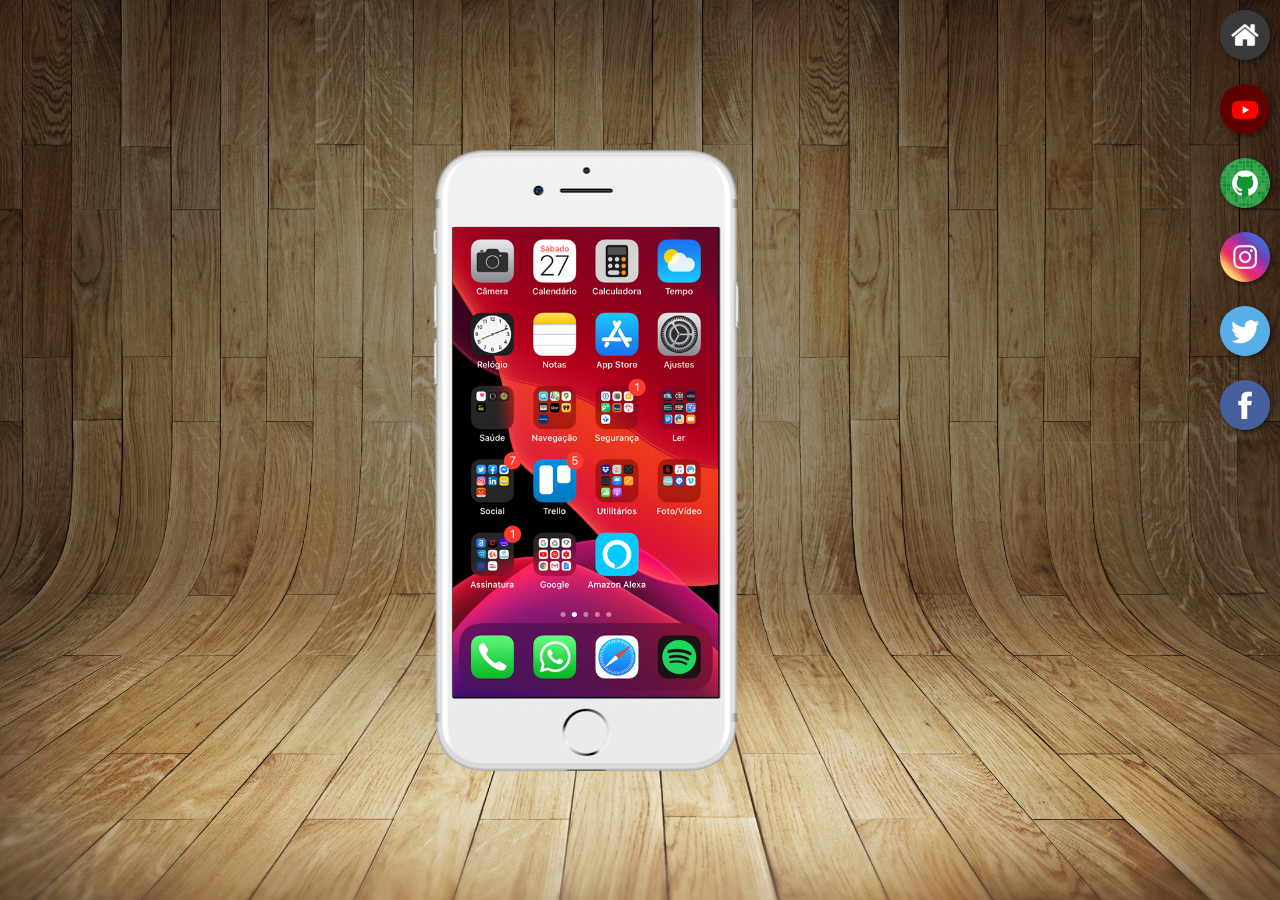
<file: index.html>
<!DOCTYPE html>
<html lang="pt-br">
<head>
    <meta charset="UTF-8">
    <meta name="viewport" content="width=device-width, initial-scale=1.0">
    <link rel="shortcut icon" href="favicon.ico" type="image/x-icon">
    <title>Projeto de Redes Sociais</title>
    <link rel="stylesheet" href="estilos/style.css">
</head>
<body>
    <main>
        <section id="telefone">
            <iframe src="home.html" name="tela" id="tela" frameborder="0"></iframe>           
        </section>

        <section id="redes-sociais">
            <a href="home.html" target="tela"><img src="imagens/logo-home.jpg" alt="Home"></a><br>
            <a href="youtube.html" target="tela"><img src="imagens/logo-youtube.jpg" alt="Youtube"></a><br>
            <a href="github.html" target="tela"><img src="imagens/logo-github.jpg" alt="Github"></a><br>
            <a href="instagram.html" target="tela"><img src="imagens/logo-instagram.jpg" alt="instagram"></a><br>
            <a href="twitter.html" target="tela"><img src="imagens/logo-twitter.jpg" alt="Twitter"></a><br>
            <a href="facebook.html" target="tela"><img src="imagens/logo-facebook.jpg" alt=""Facebook></a><br>
        </section>
    </main>
    
</body>
</html>
</file>
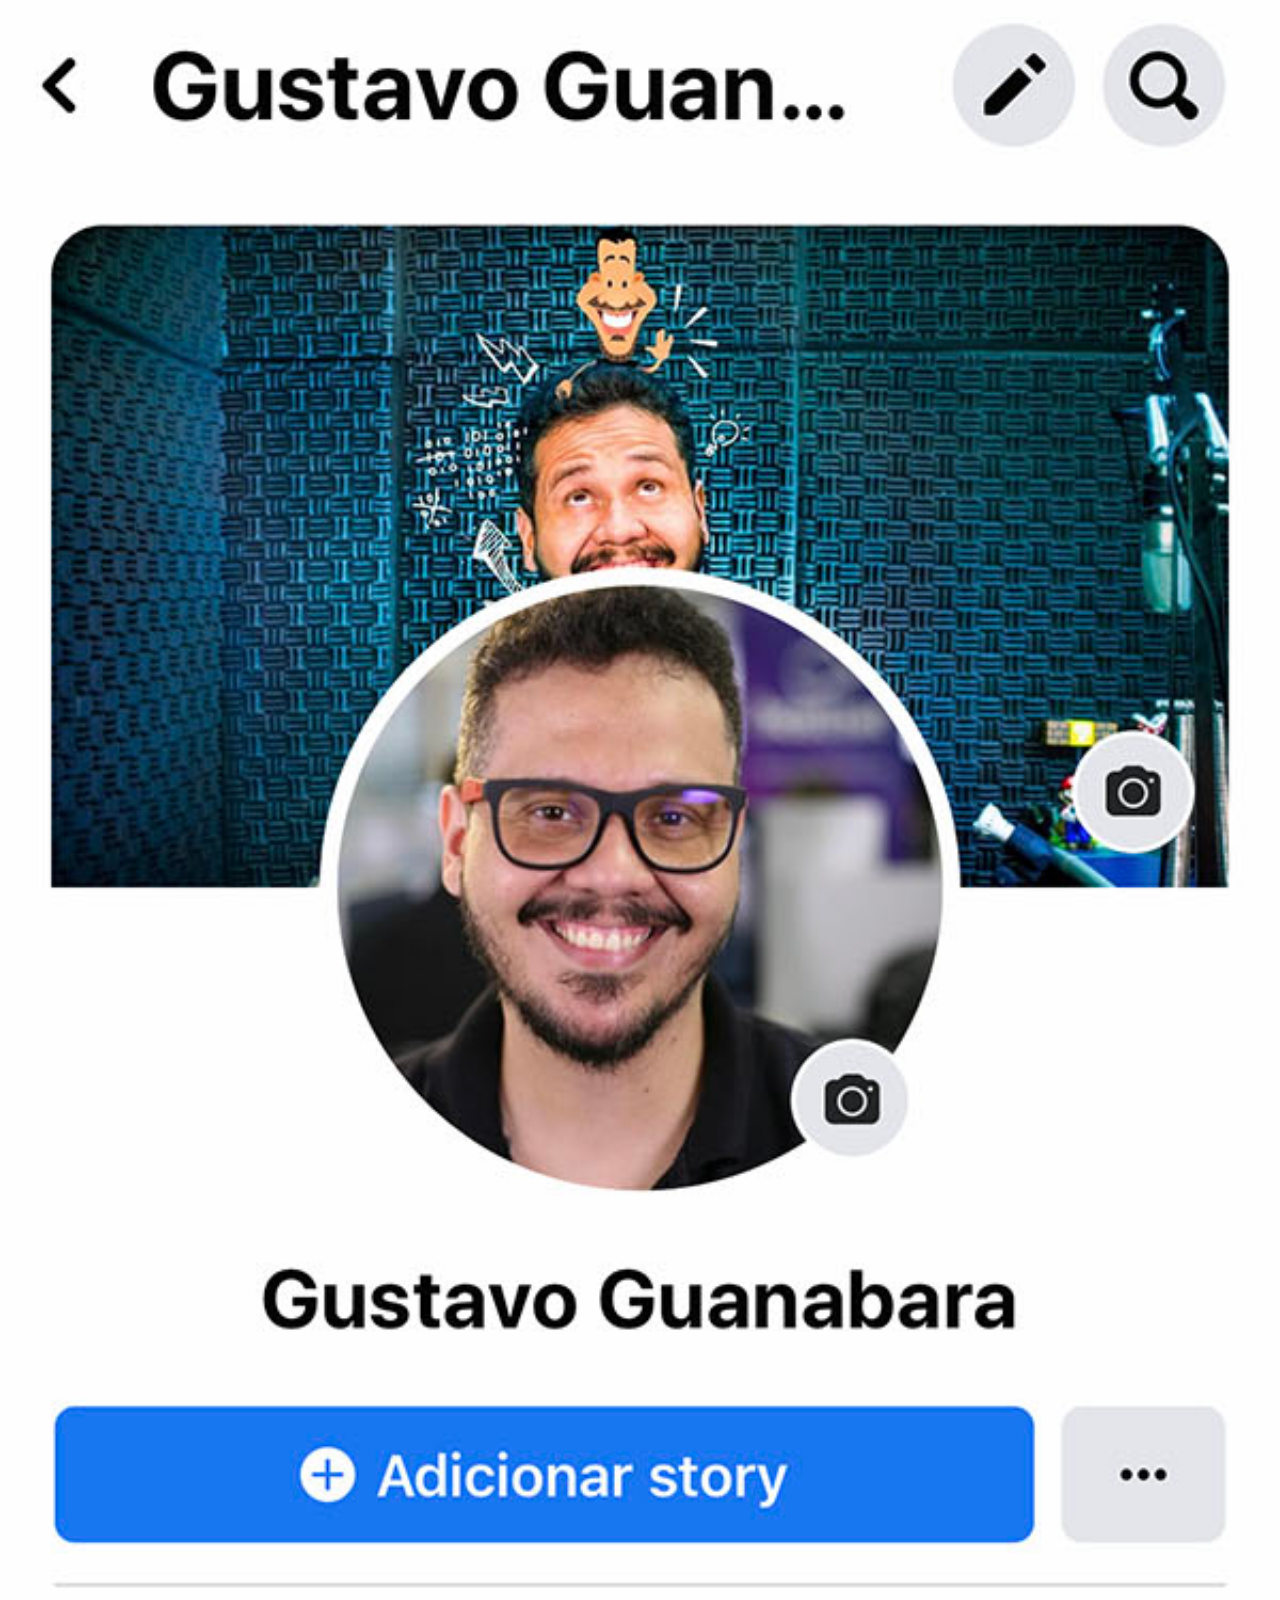
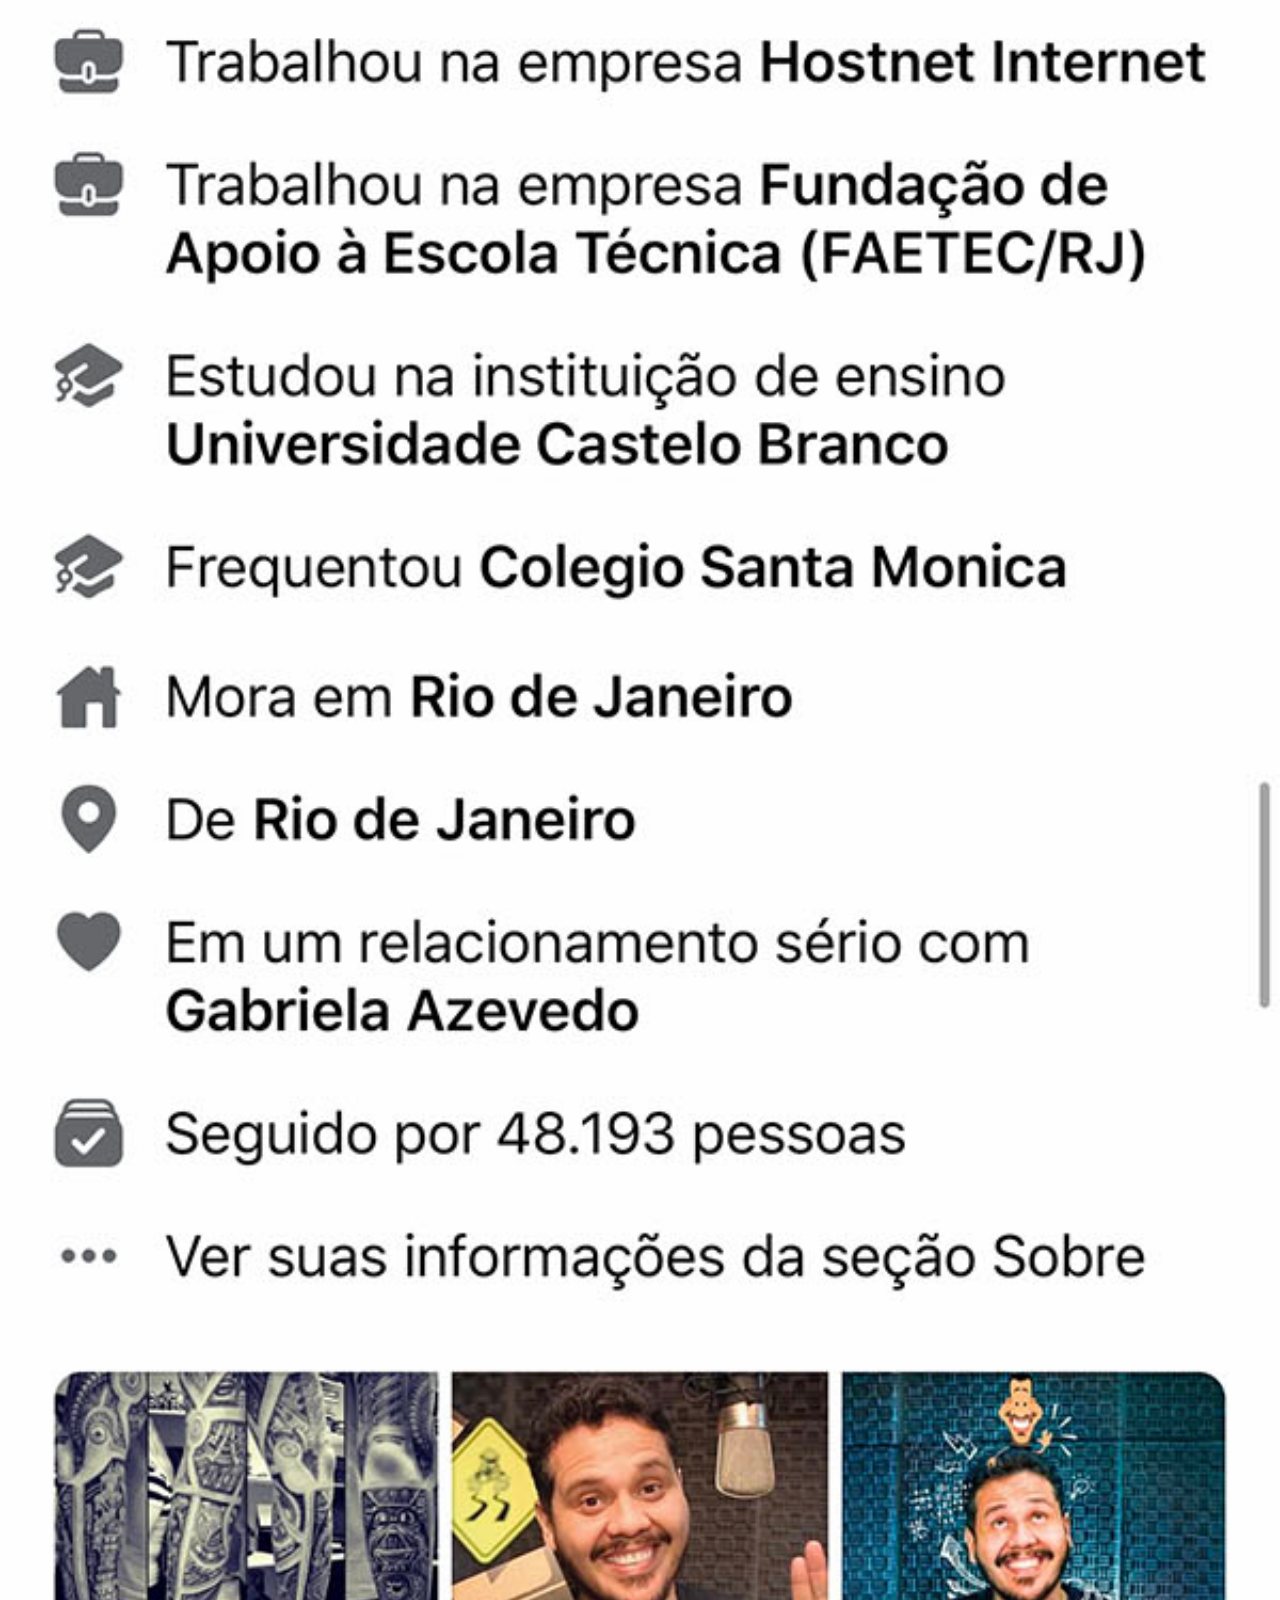
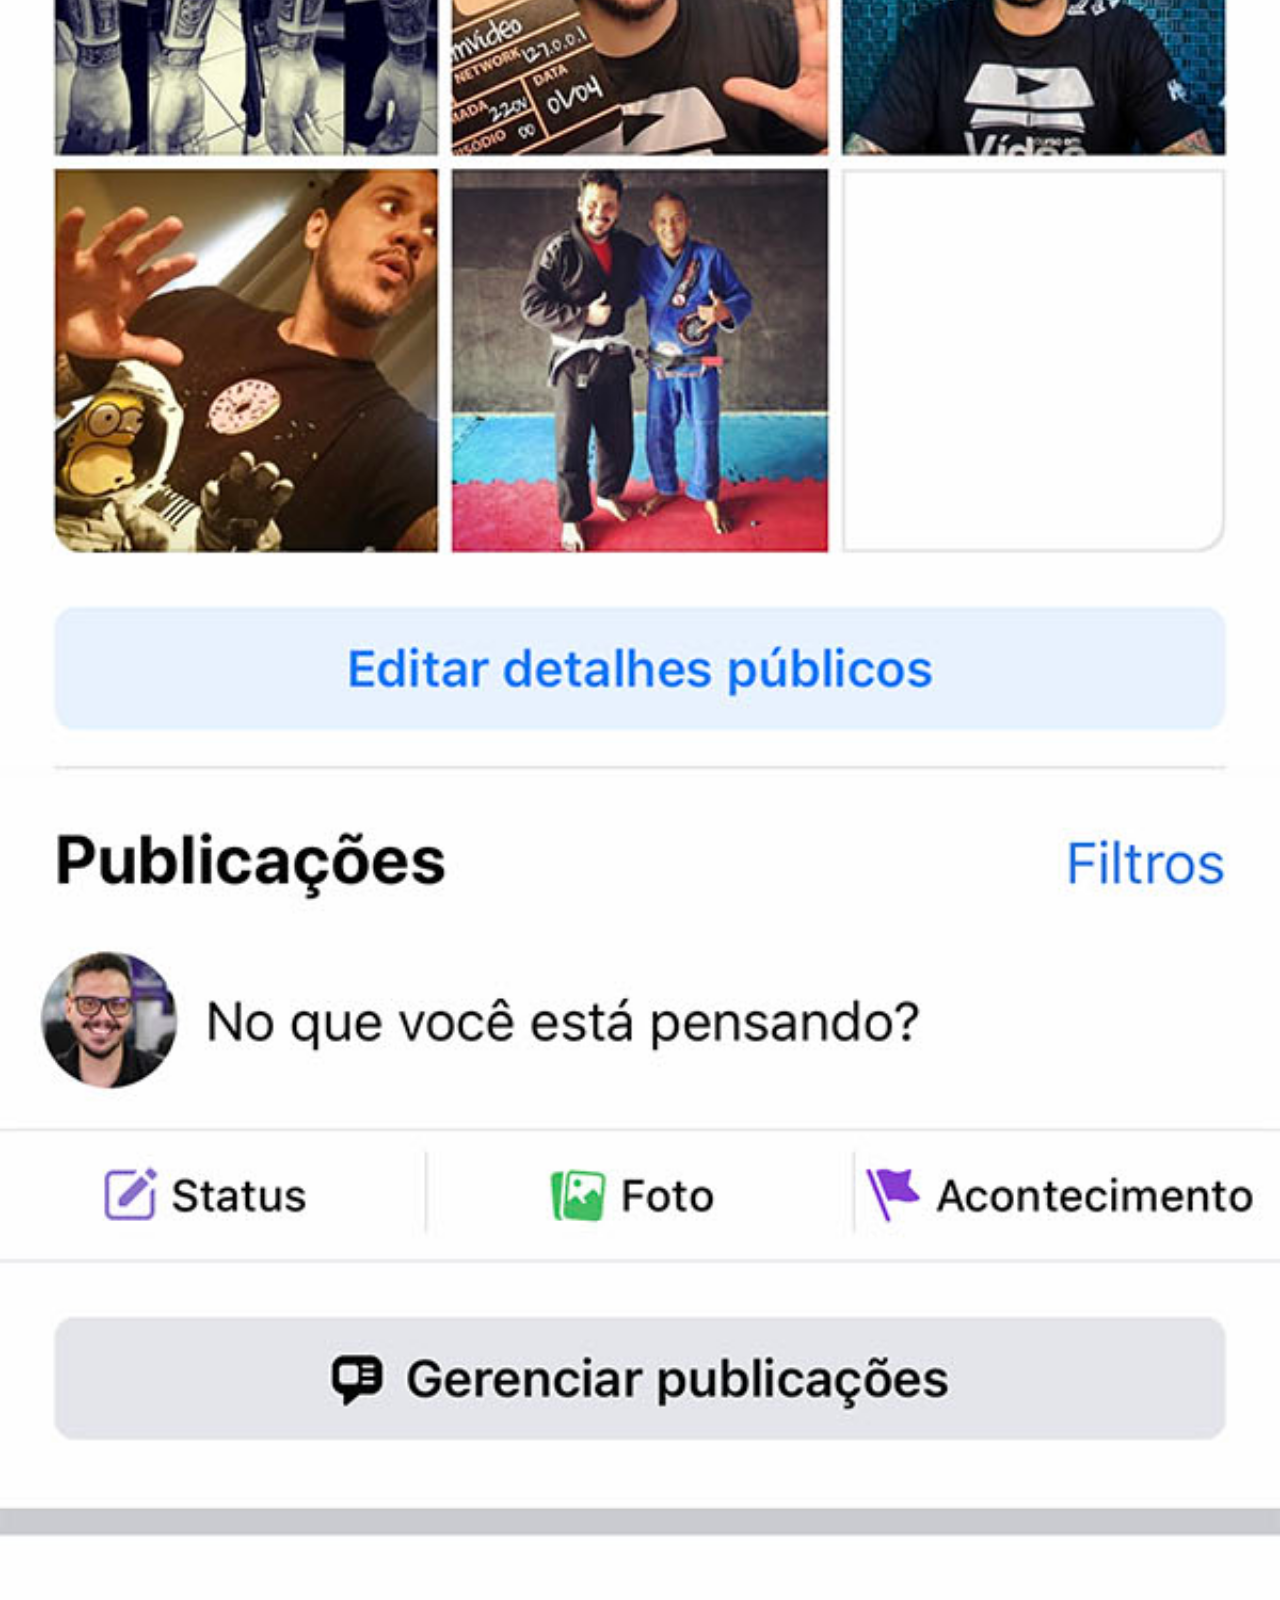
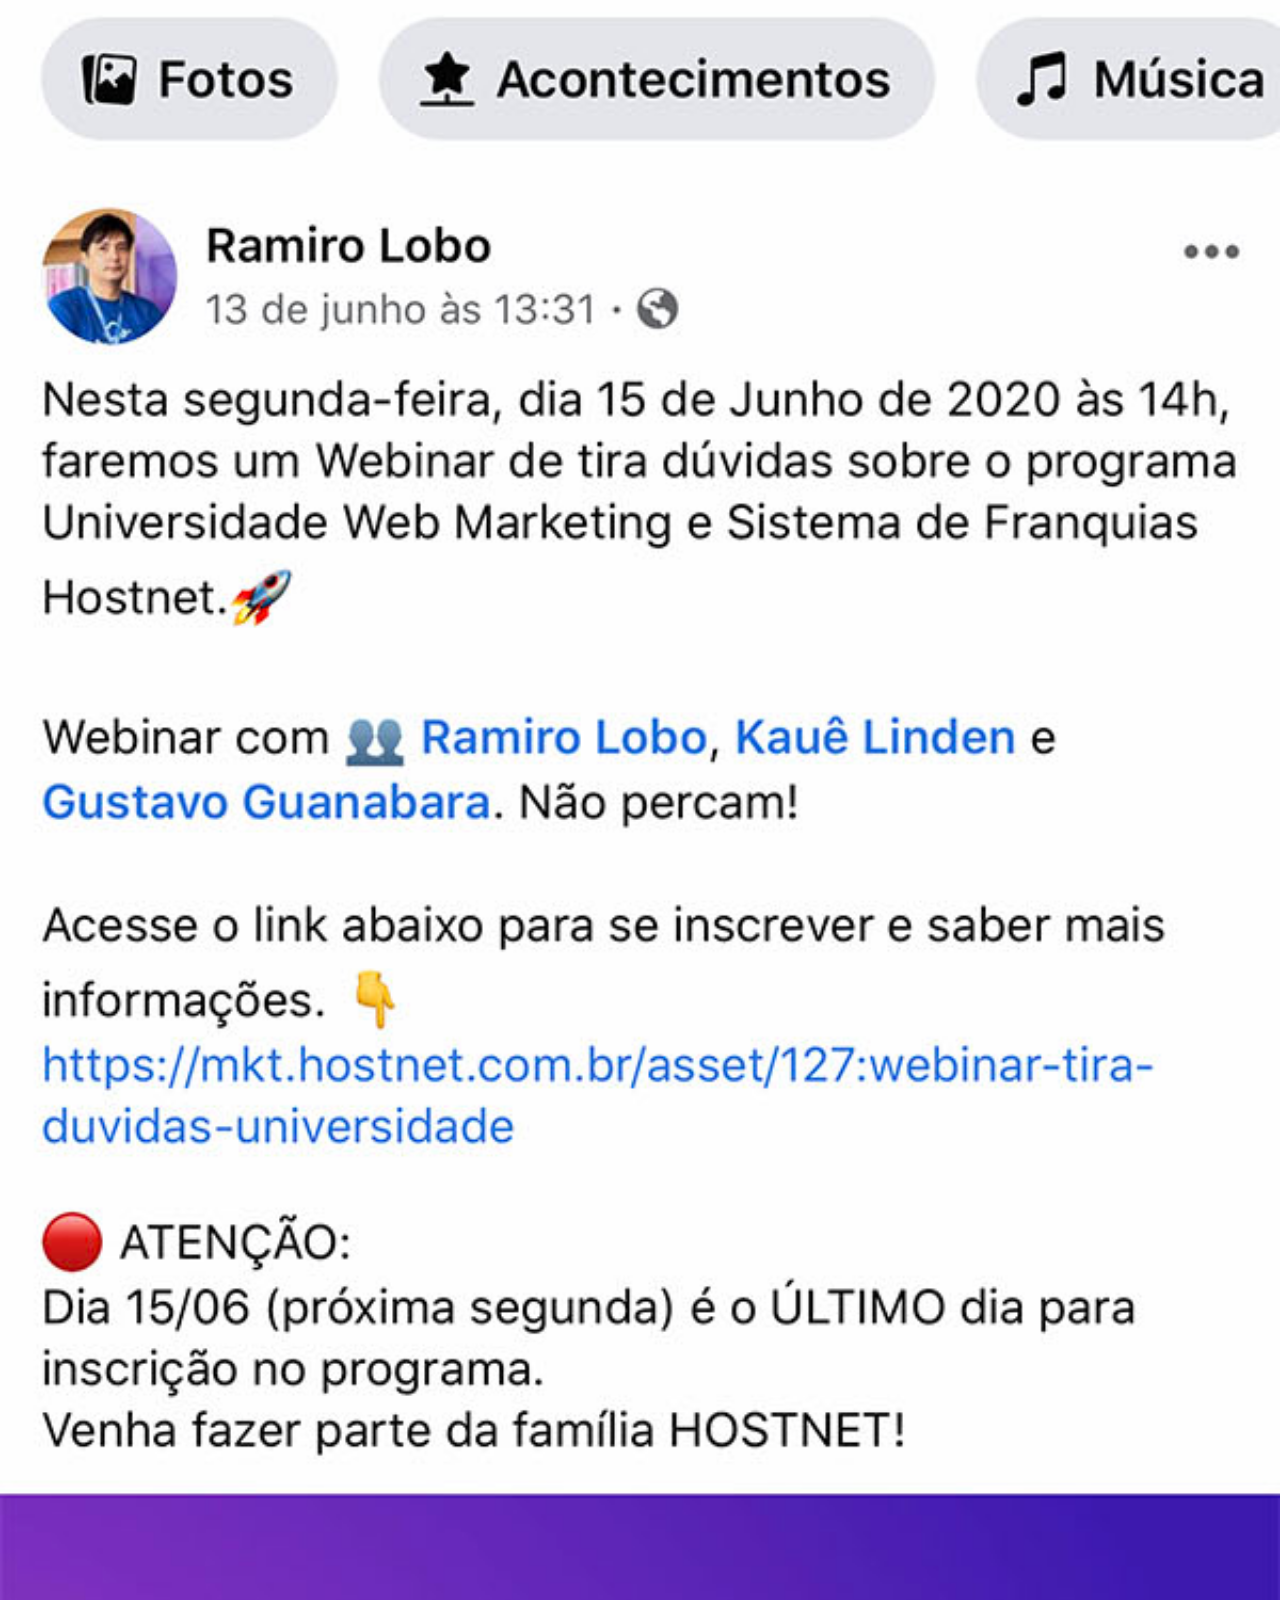
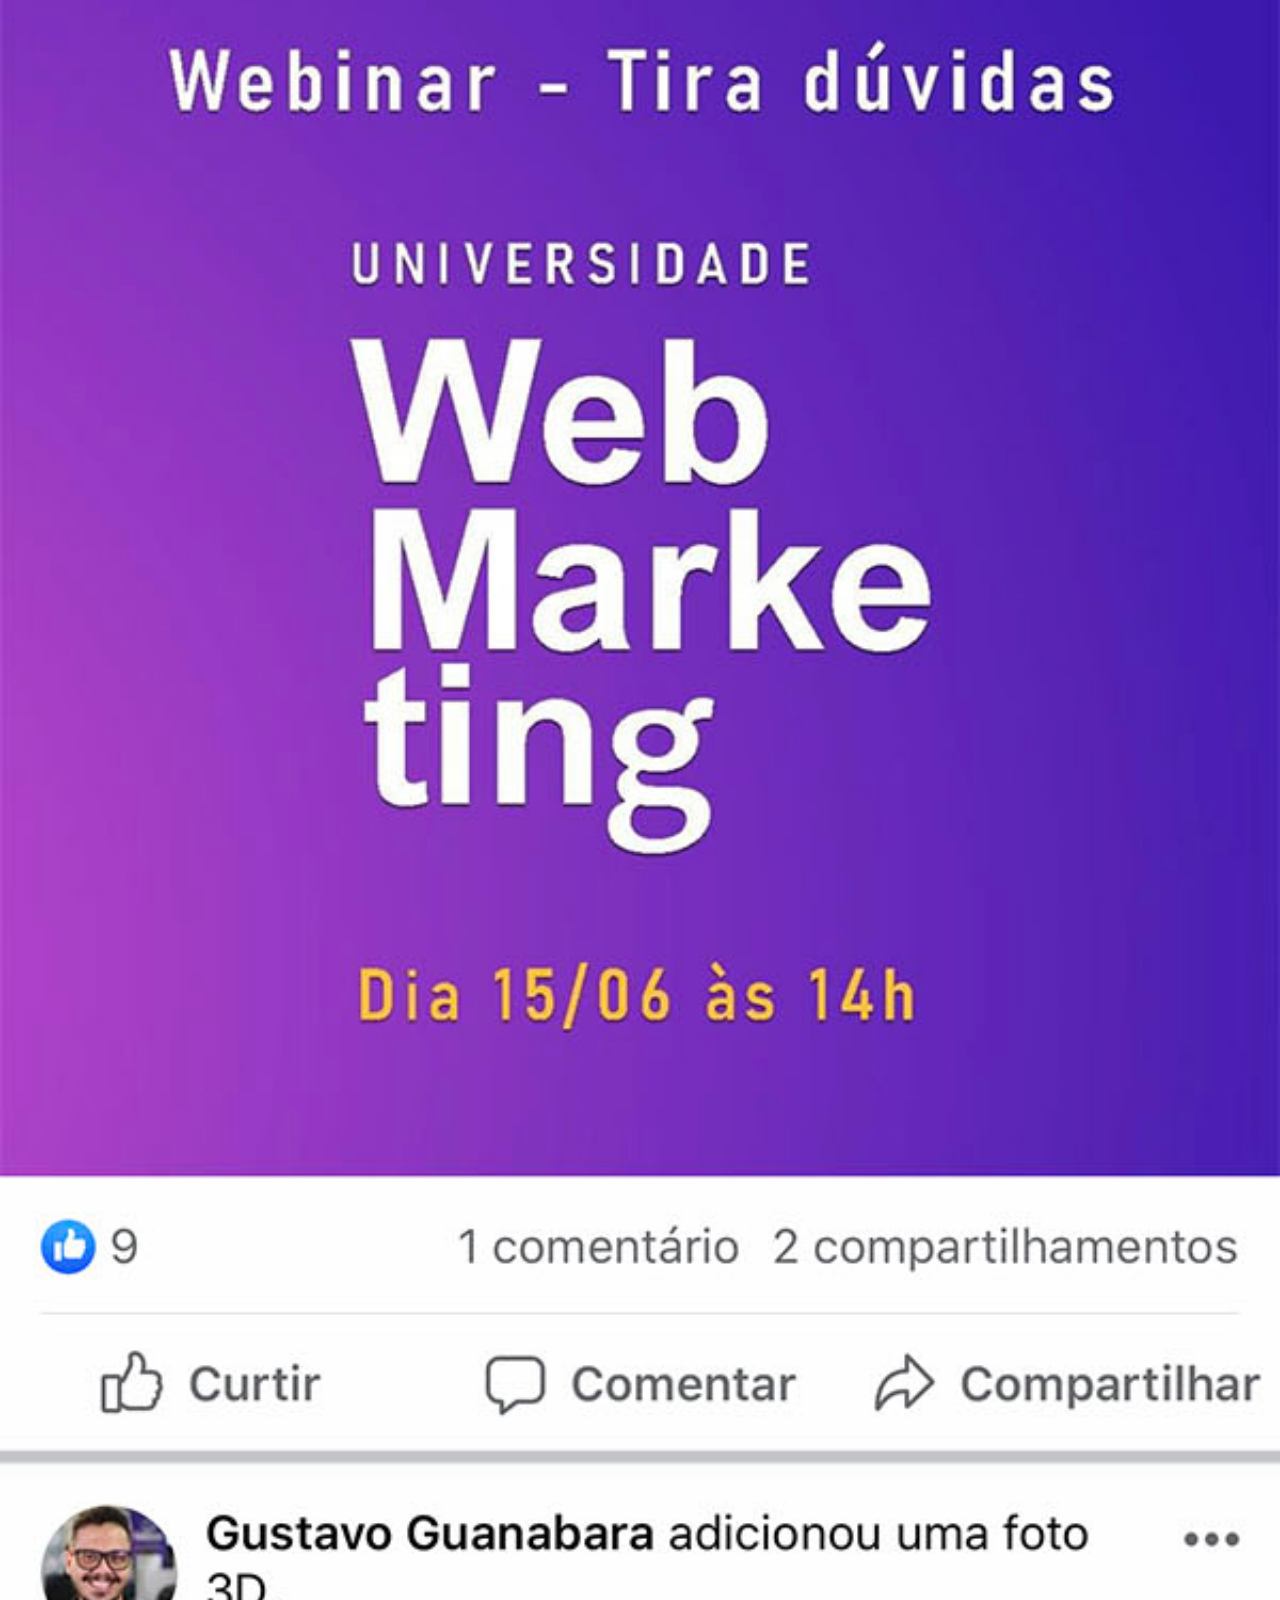
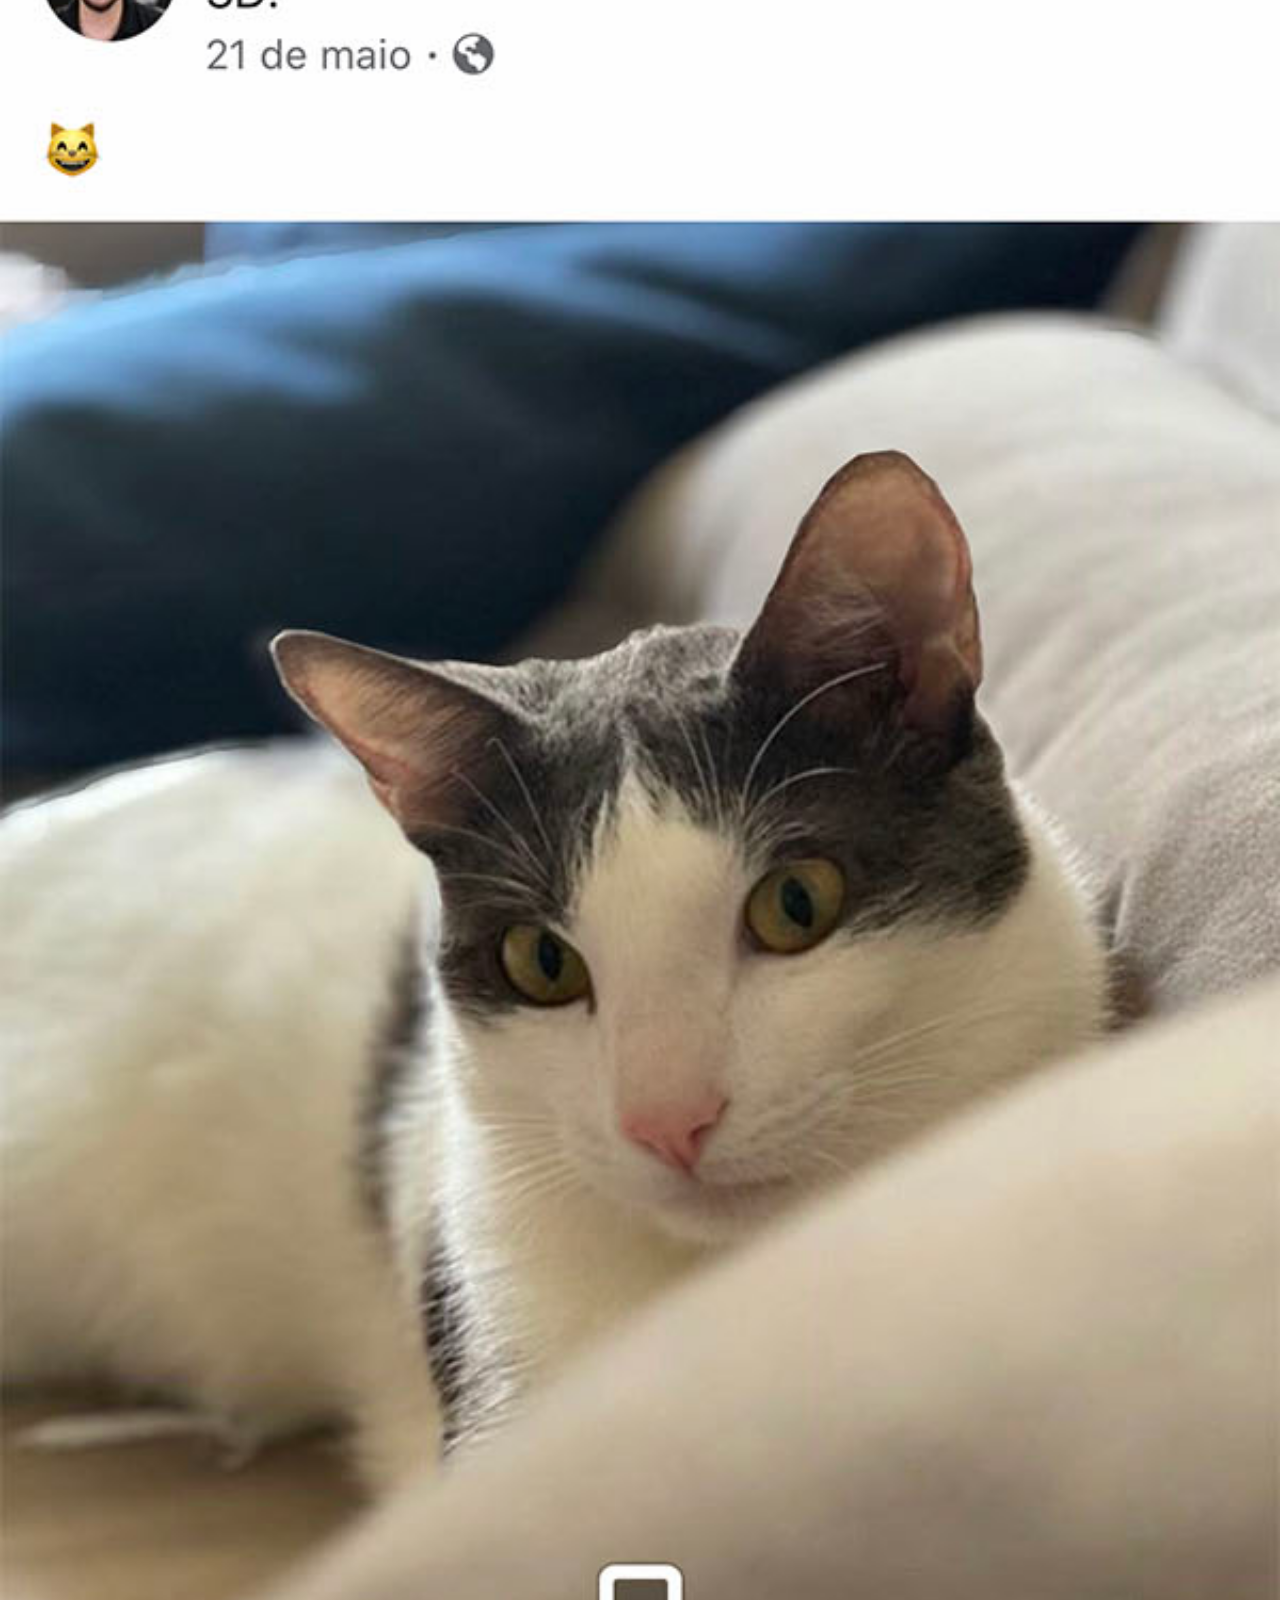
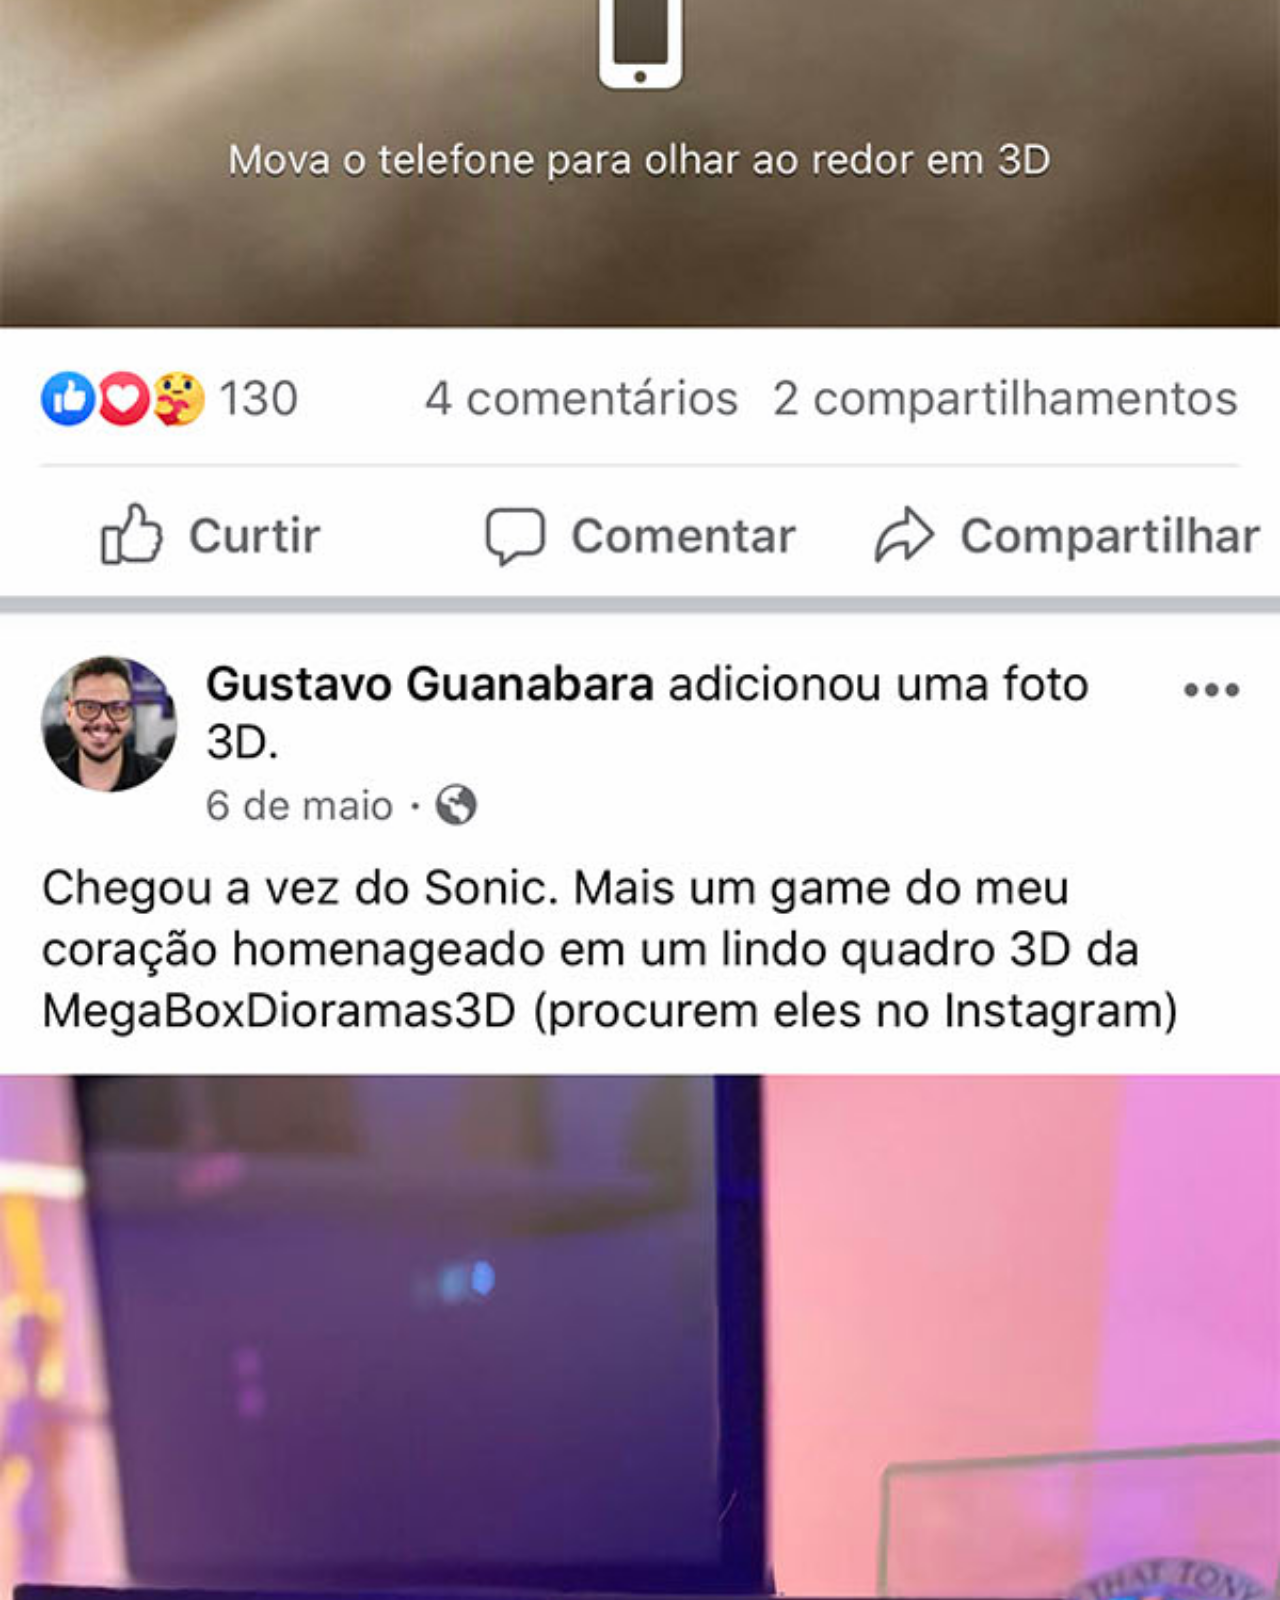
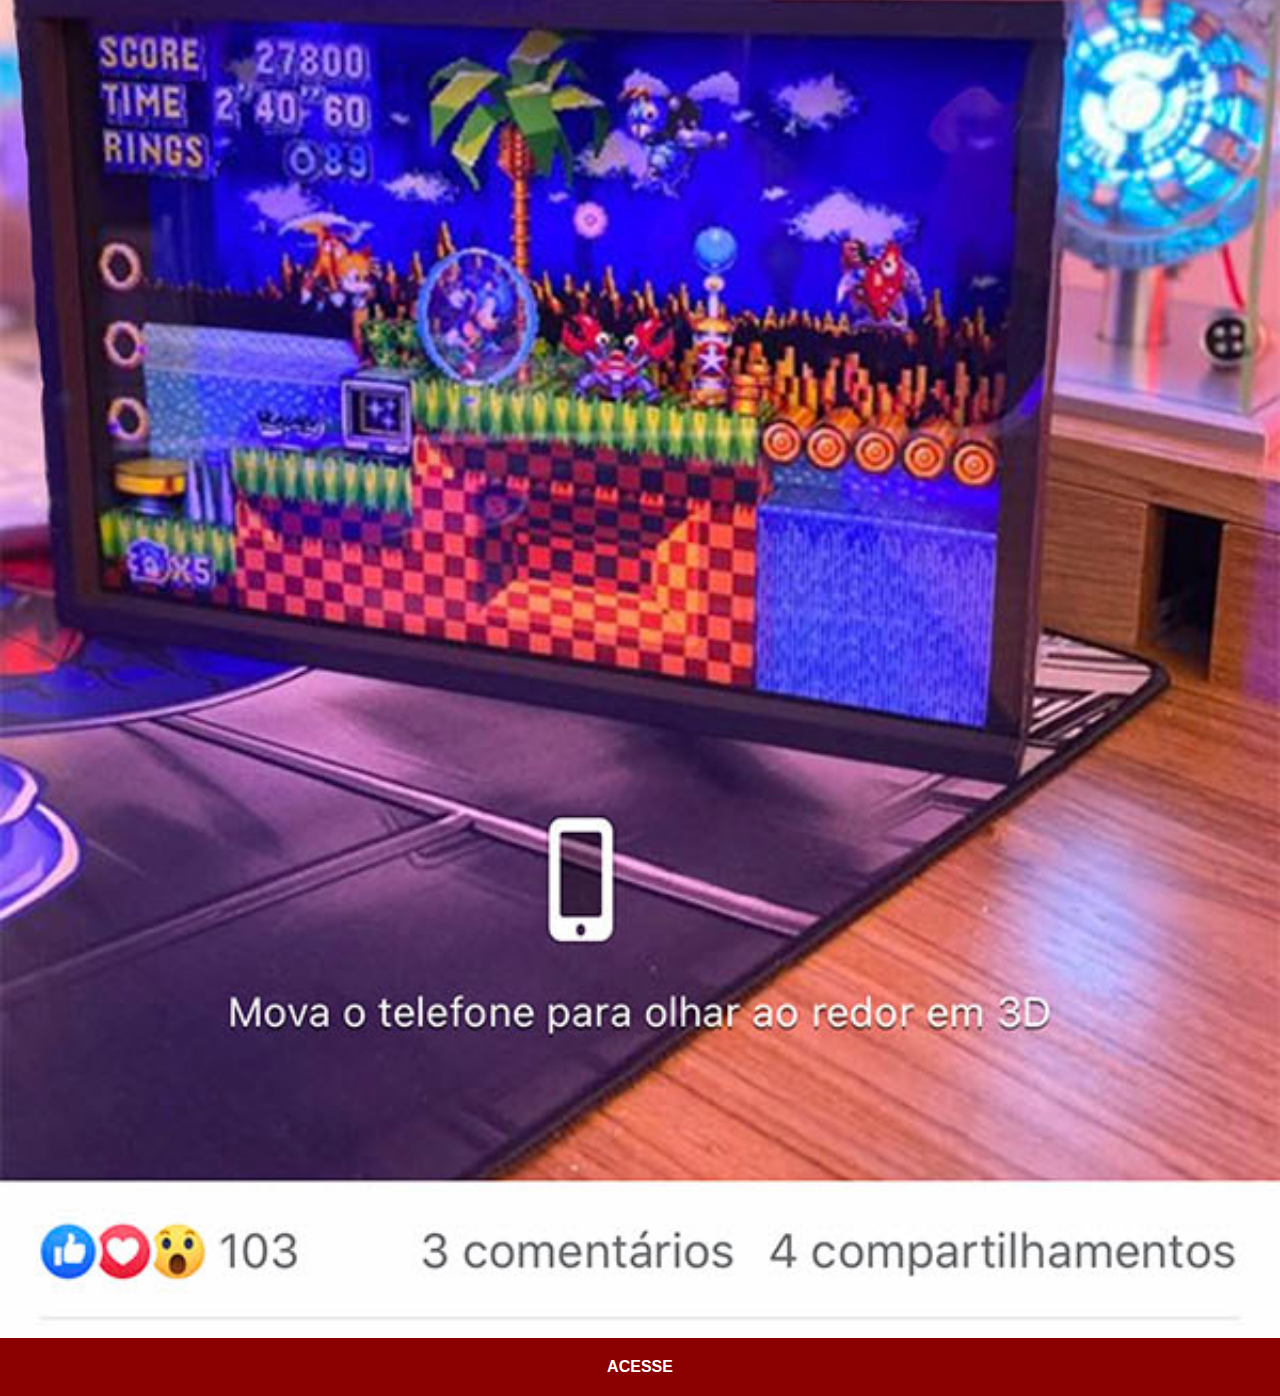
<file: facebook.html>
<!DOCTYPE html>
<html lang="pt-br">
<head>
    <meta charset="UTF-8">
    <meta name="viewport" content="width=device-width, initial-scale=1.0">
    <title>Facebook</title>
    <link rel="stylesheet" href="estilos/social.css">
</head>
<body>
    <img src="imagens/tela-facebook.jpg" alt="Facebook">
    <a href="https://www.facebook.com/gustavoguanabara/?locale=pt_BR" target="_blank">ACESSE</a>
</body>
</html>
</file>
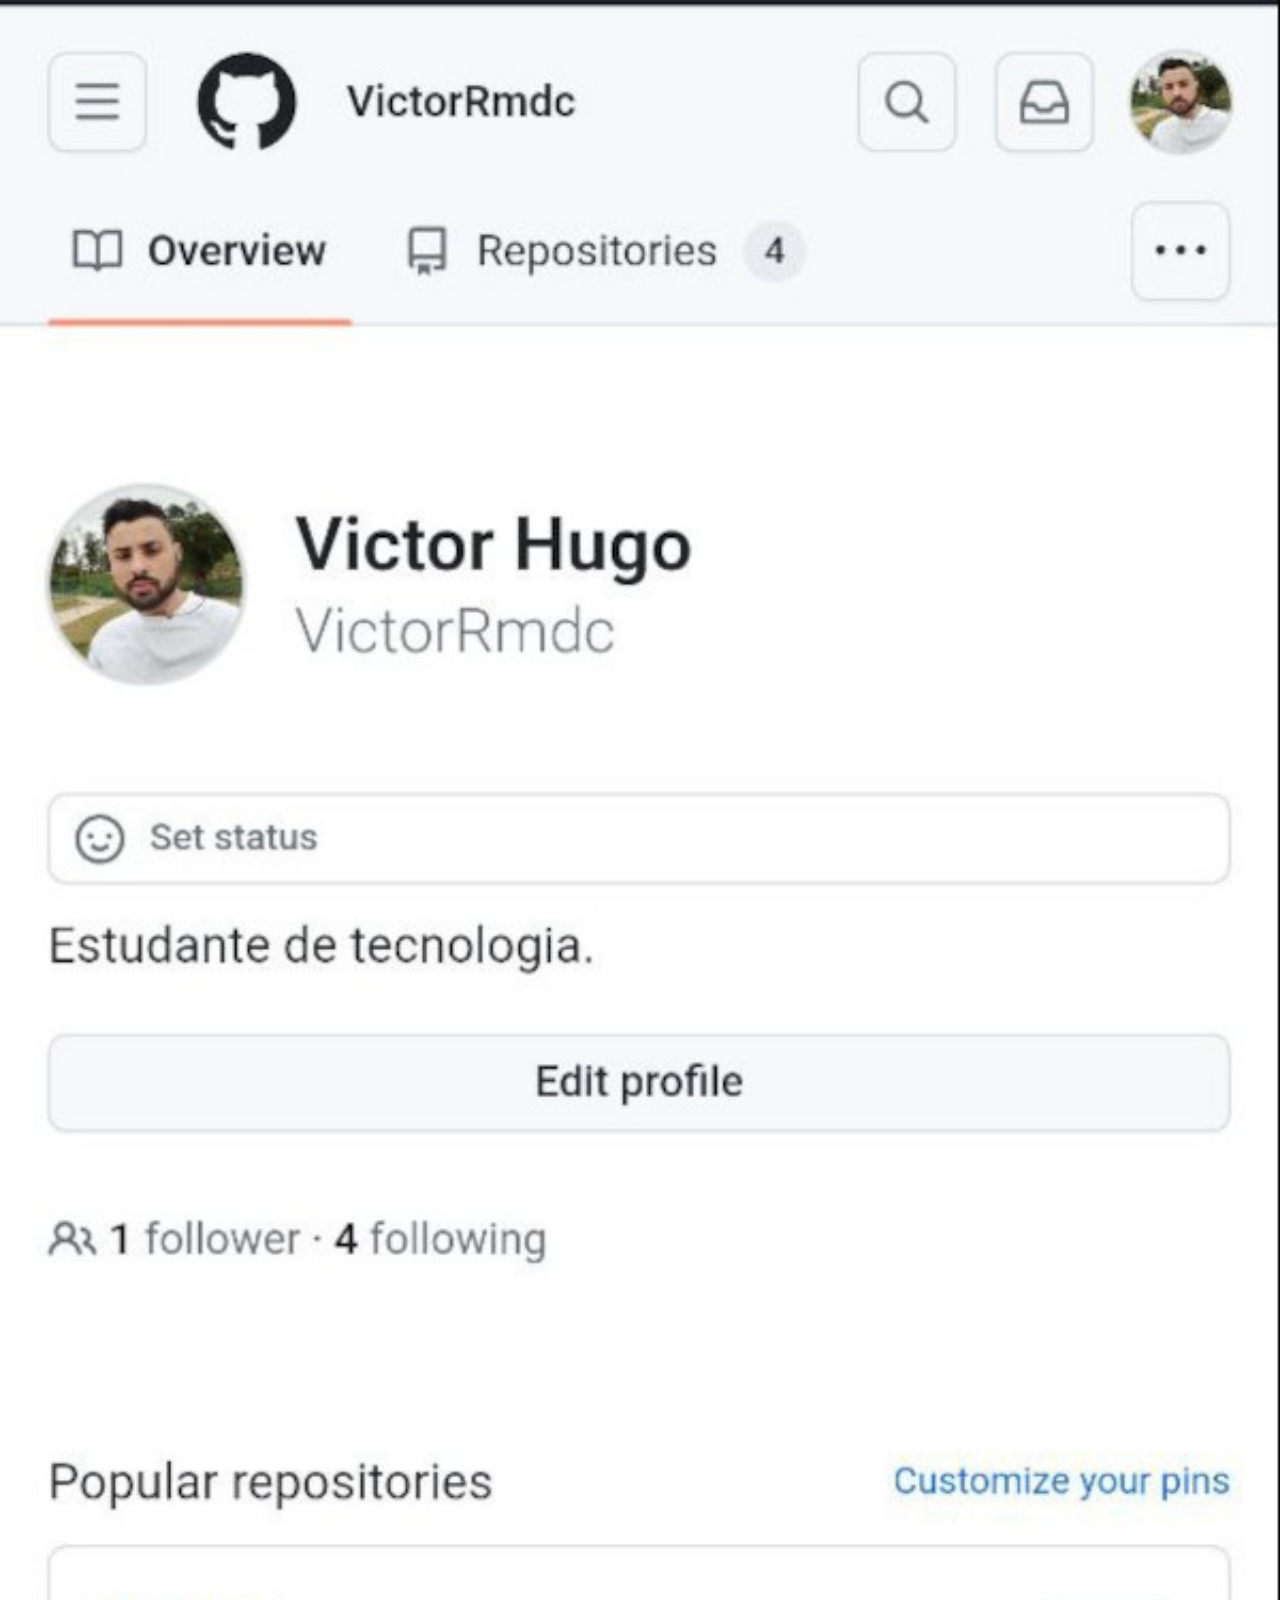
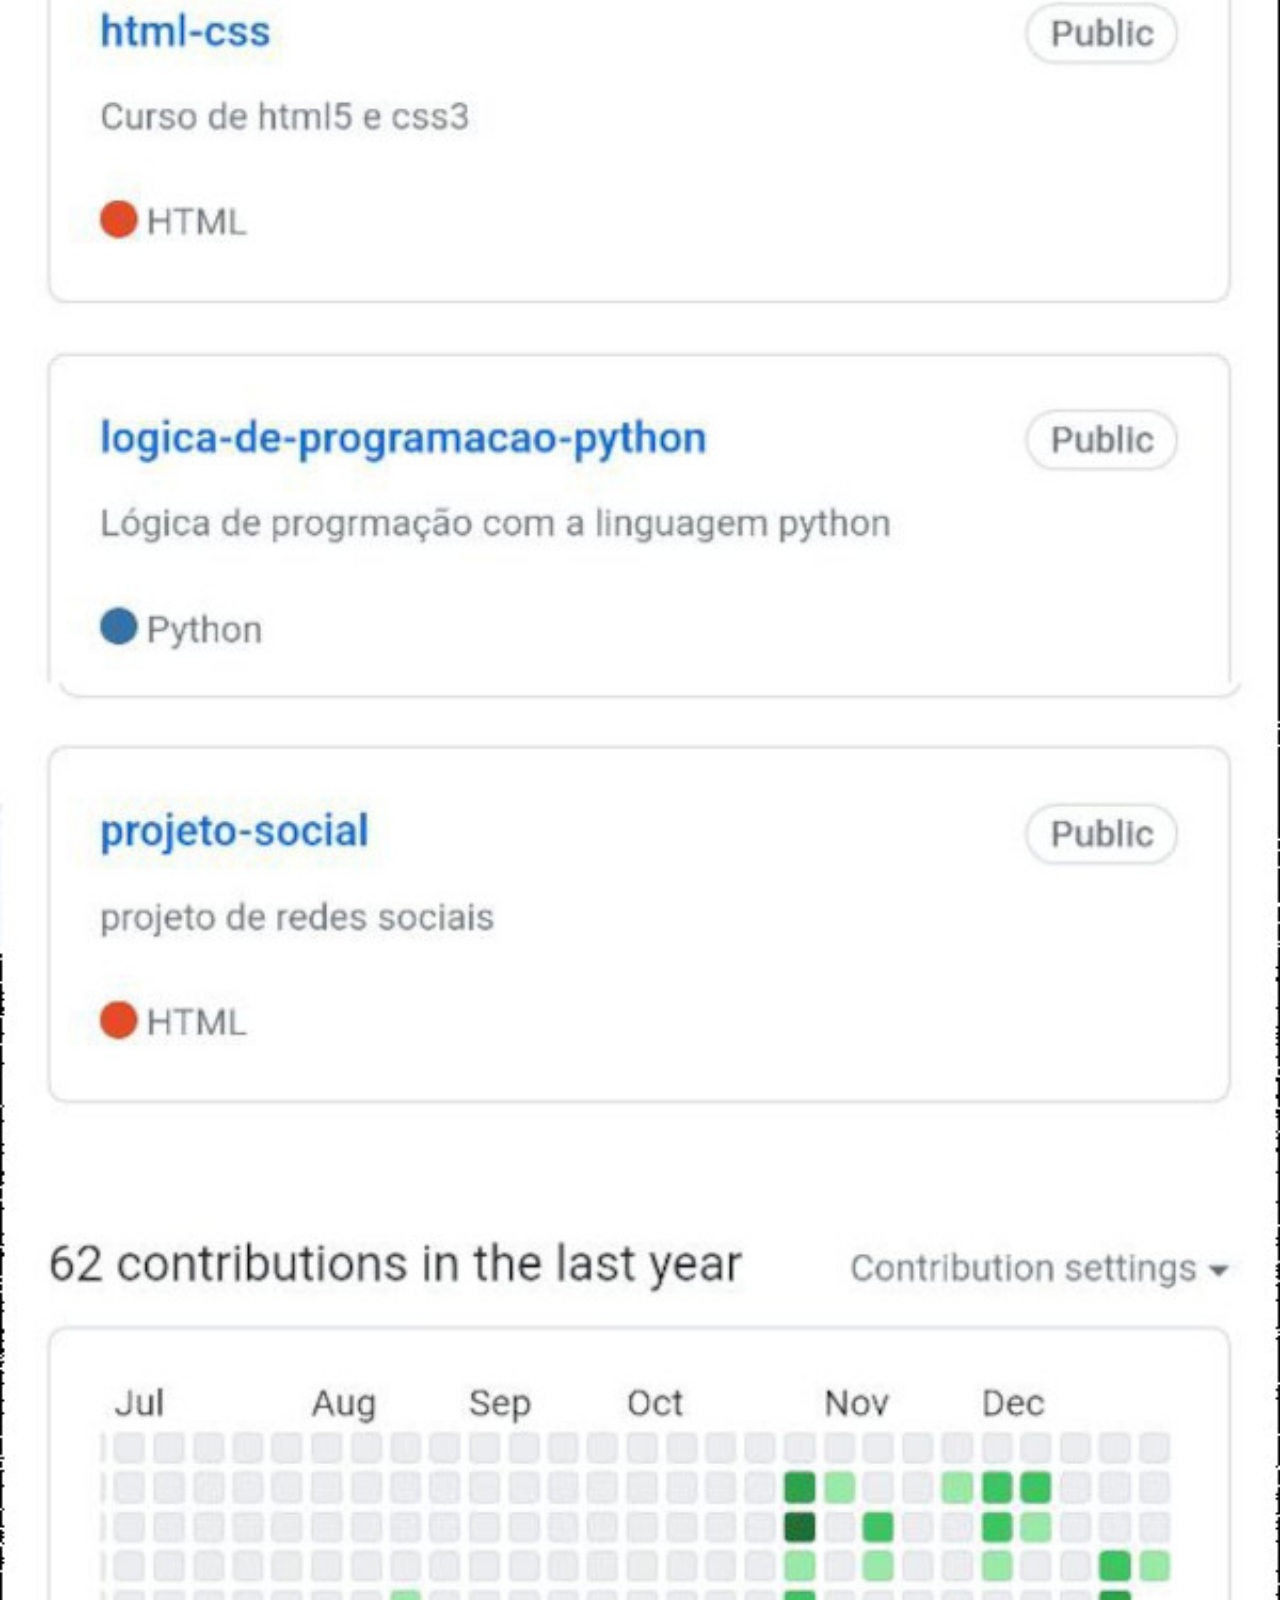
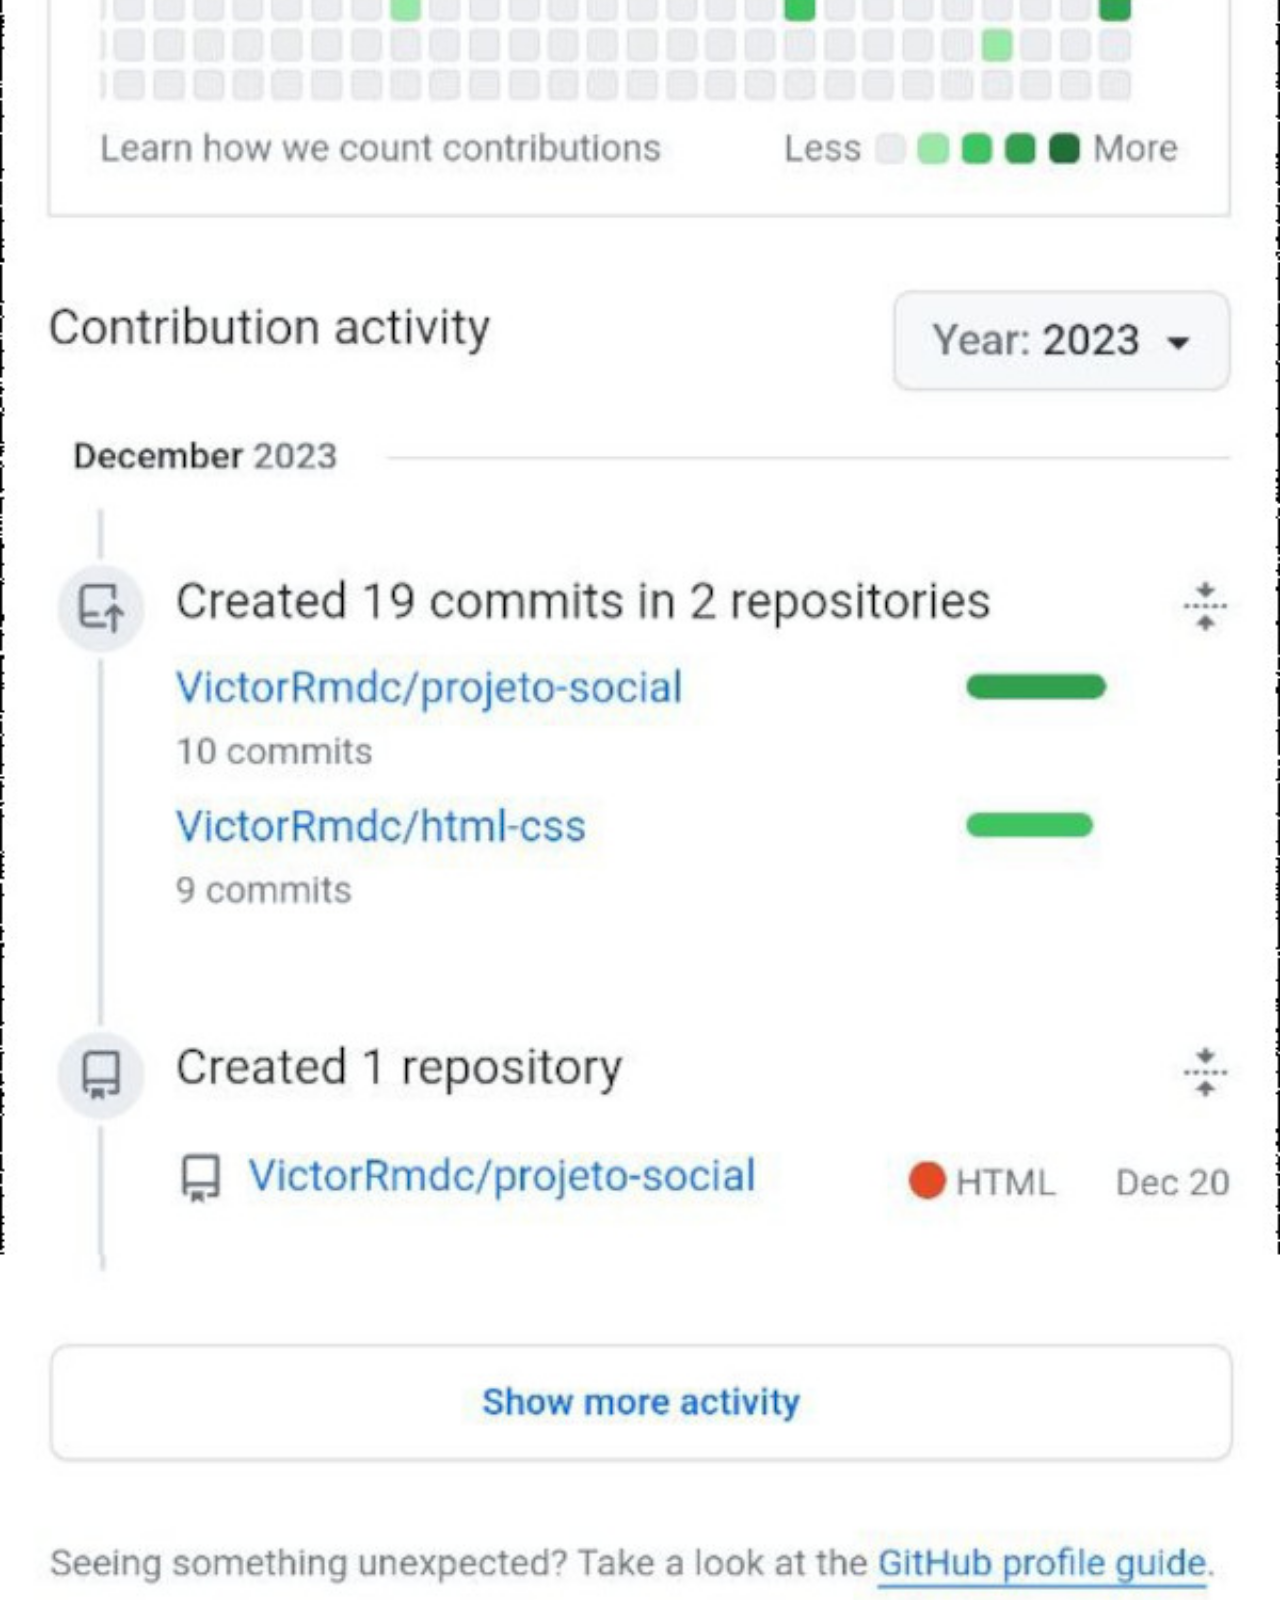
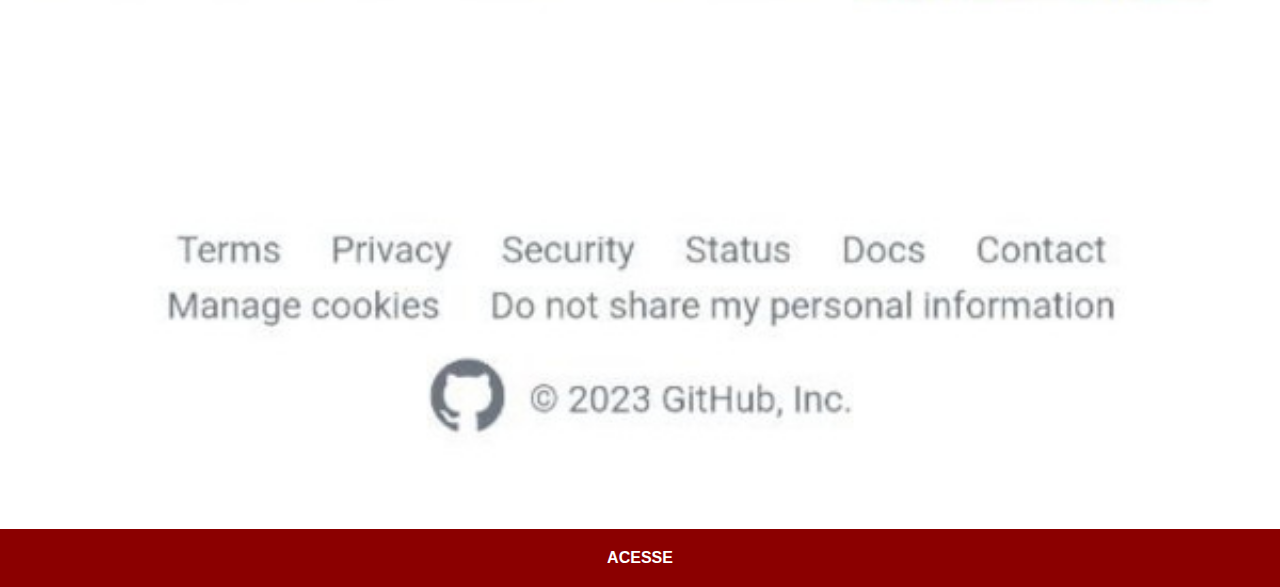
<file: github.html>
<!DOCTYPE html>
<html lang="pt-br">
<head>
    <meta charset="UTF-8">
    <meta name="viewport" content="width=device-width, initial-scale=1.0">
    <title>GitHub</title>
    <link rel="stylesheet" href="estilos/social.css">
</head>
<body>
    <img src="imagens/tela-github2.jpg" alt="GitHub">
    <a href="https://github.com/VictorRmdc" target="_blank">ACESSE</a>
</body>
</html>
</file>
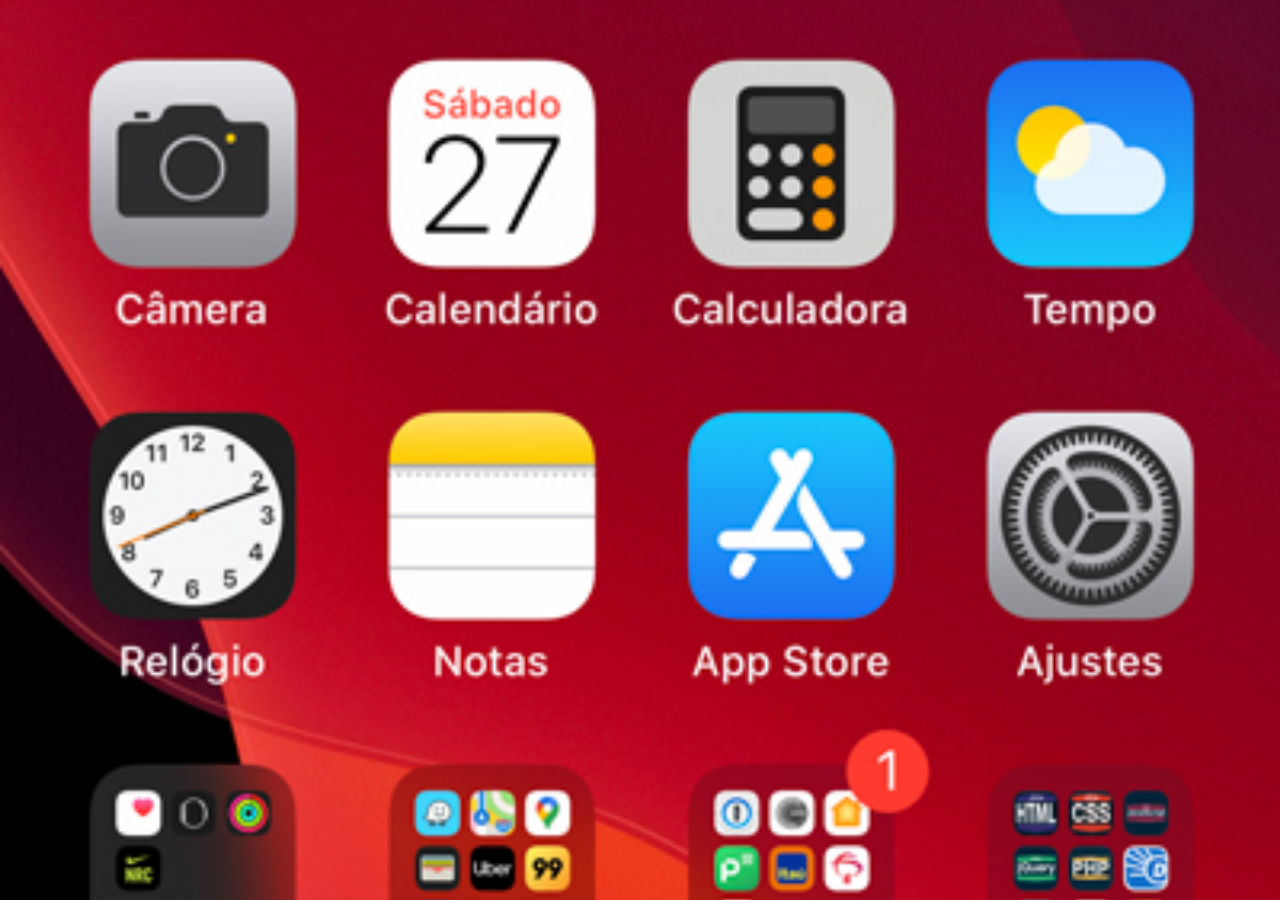
<file: home.html>
<!DOCTYPE html>
<html lang="pt-br">
<head>
    <meta charset="UTF-8">
    <meta name="viewport" content="width=device-width, initial-scale=1.0">
    <title>Home</title><!--Essa página será aplicada como iframe dentro da section telefone da página index-->
</head>

<style>
    * {
        margin: 0px;
        padding: 0px;
    }

    body {
        width: 100vw;
        height: 100vh;
        background: black url("imagens/tela-home.jpg") no-repeat top center;
        background-size: cover;/*Faz com que o home que é um iframe, fique enquadrada dentro da section telefone*/
    }
</style>

<body>
    
</body>
</html>
</file>
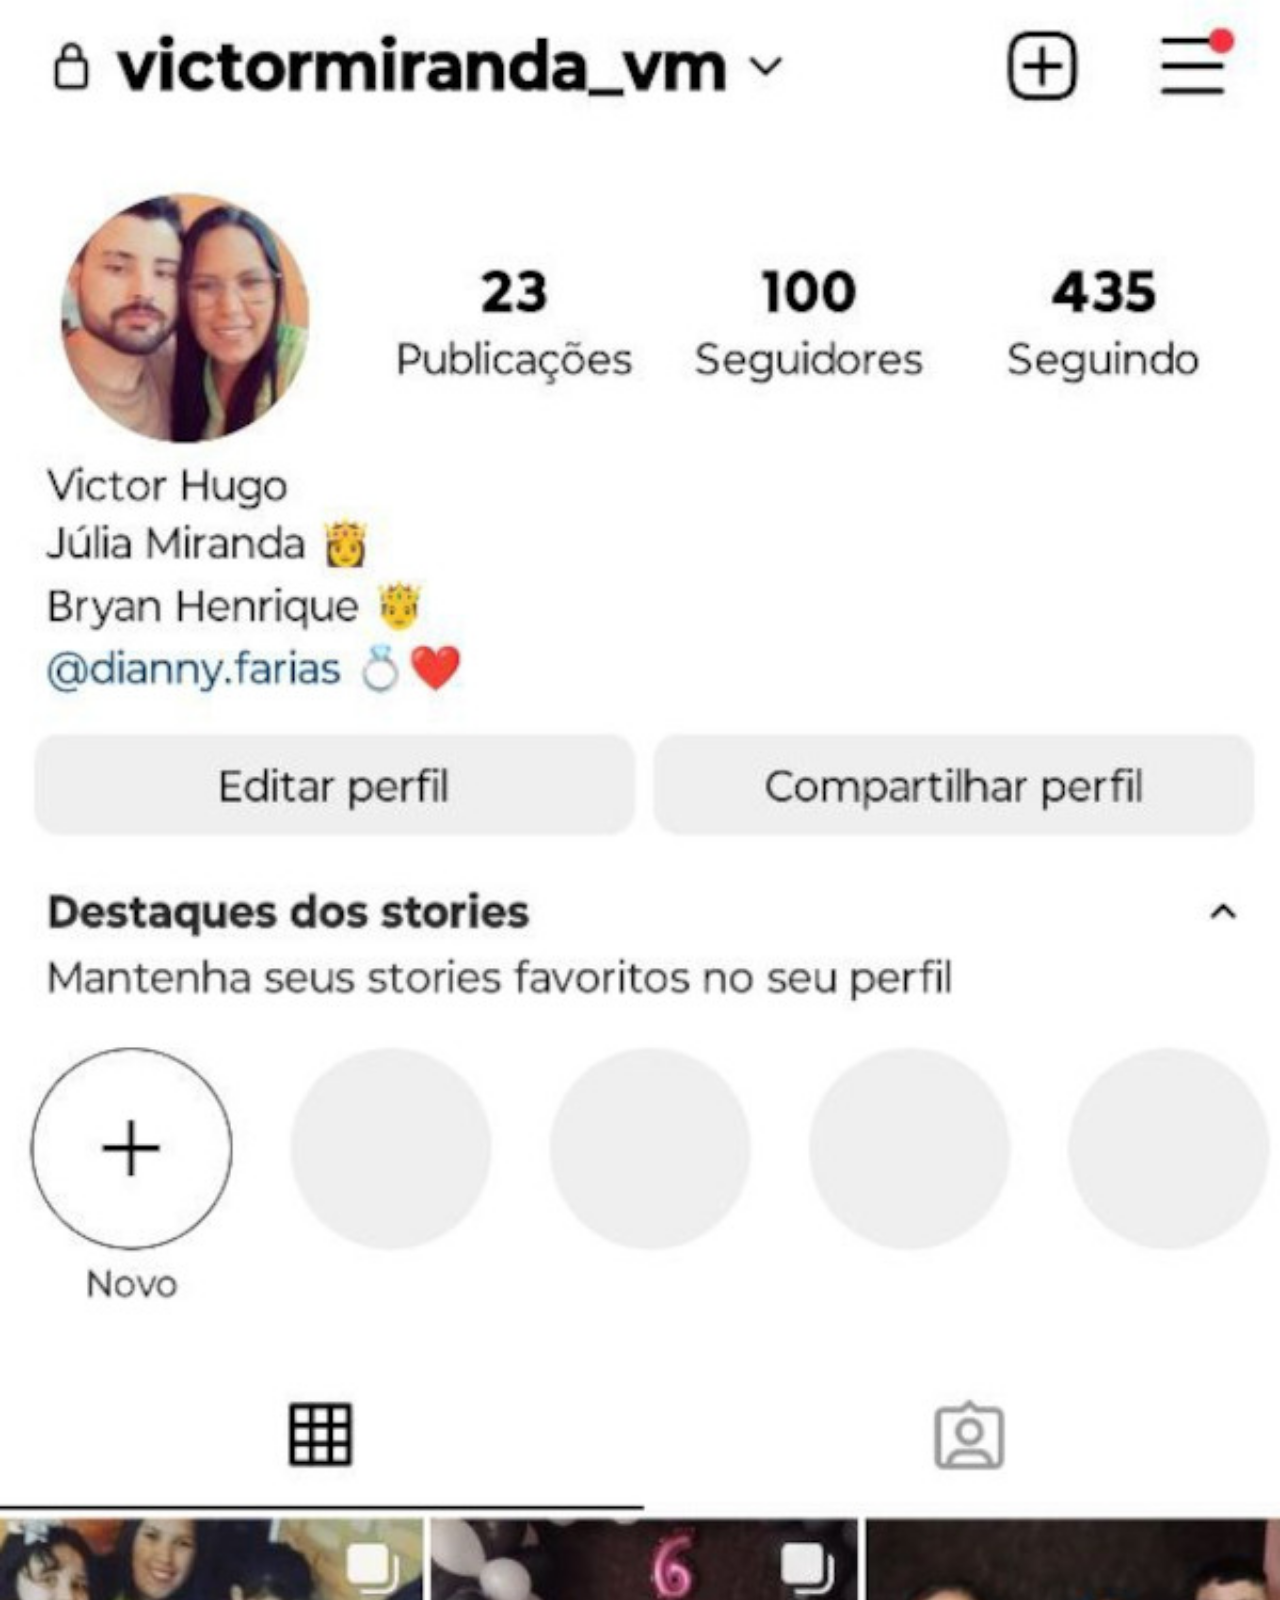
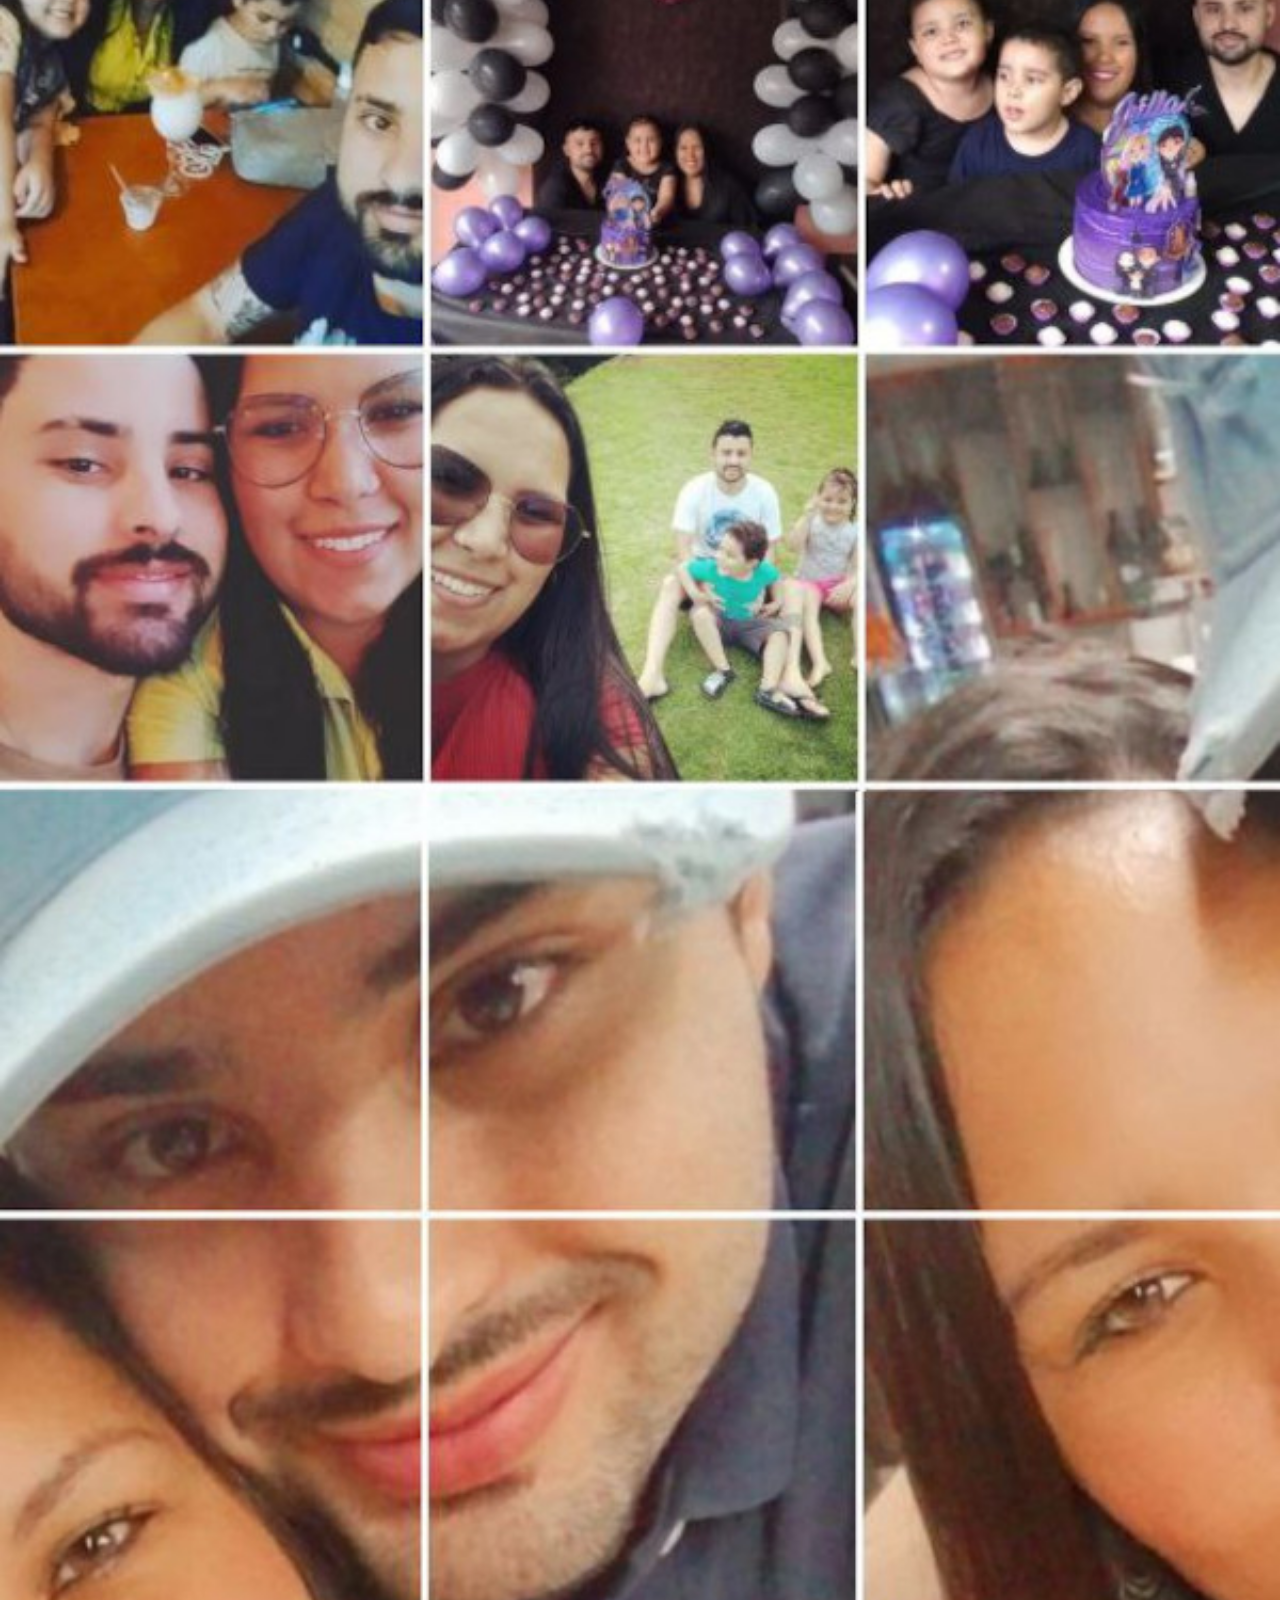
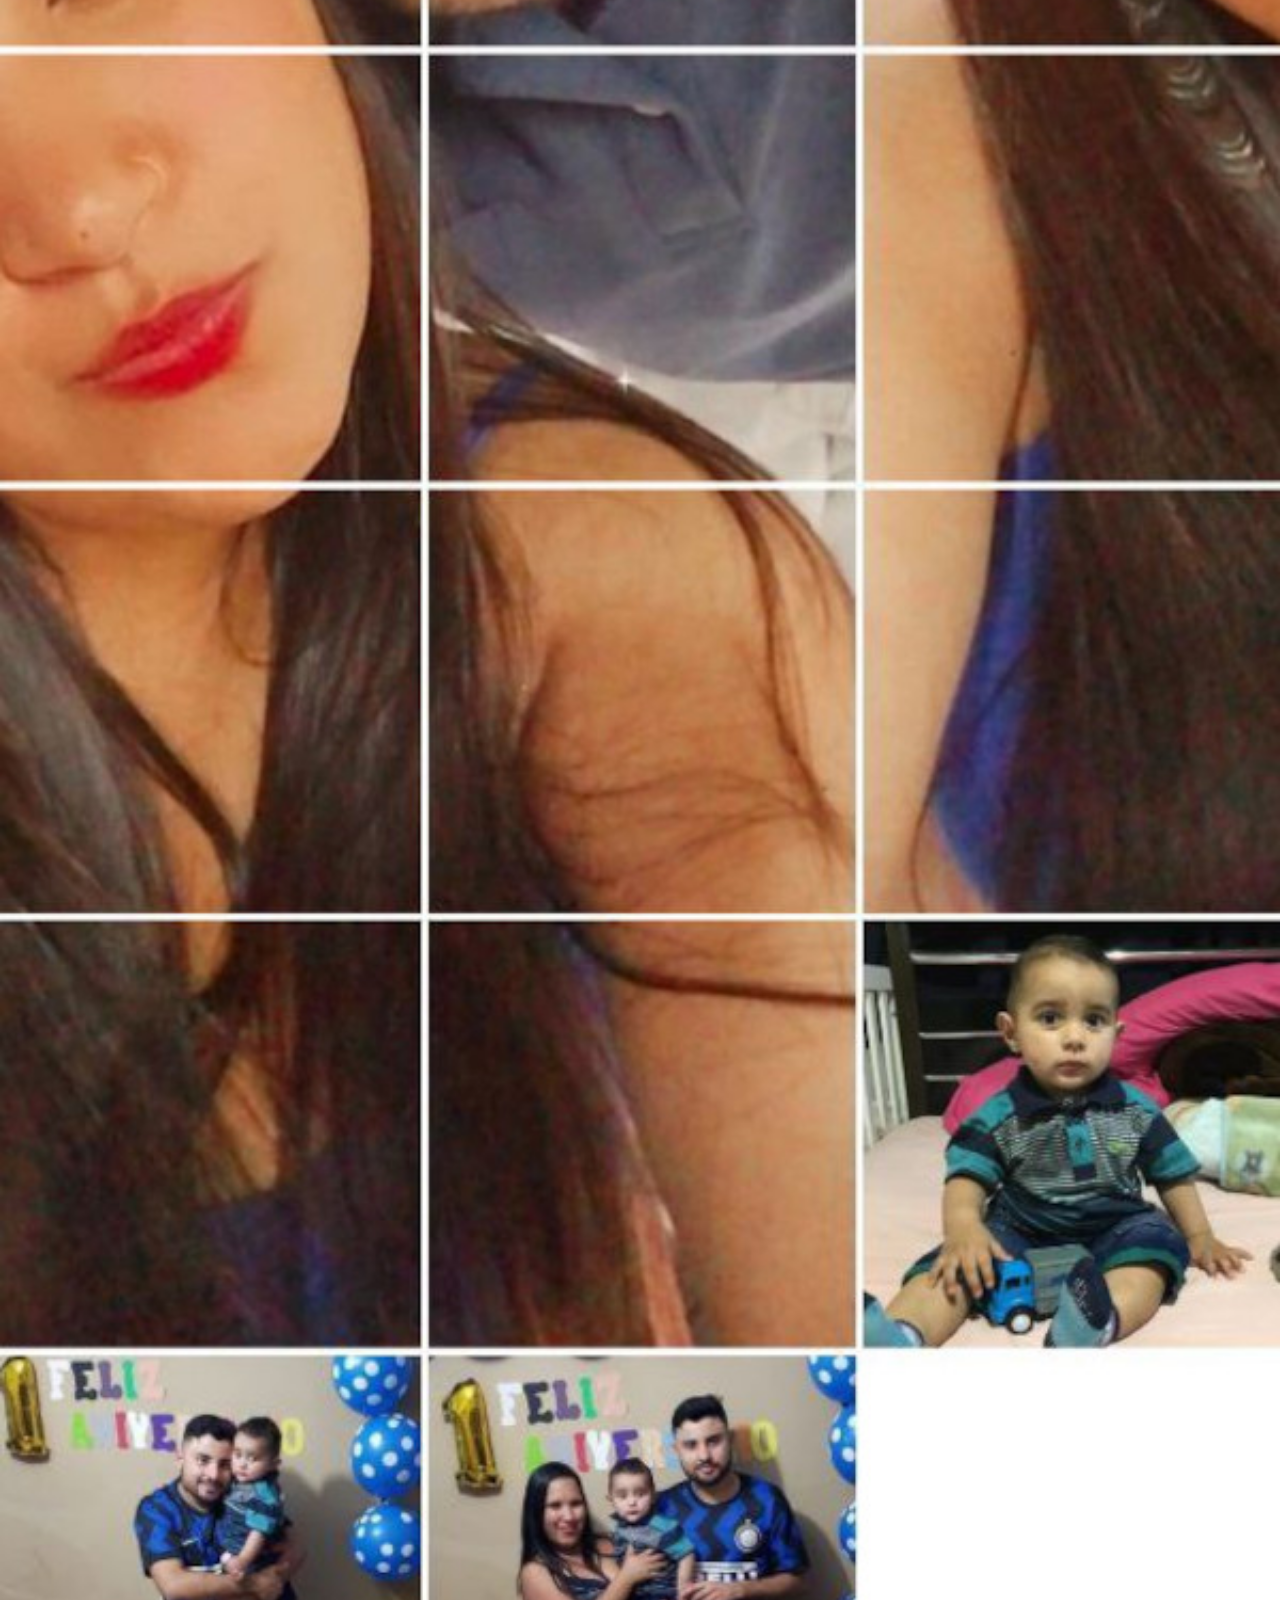
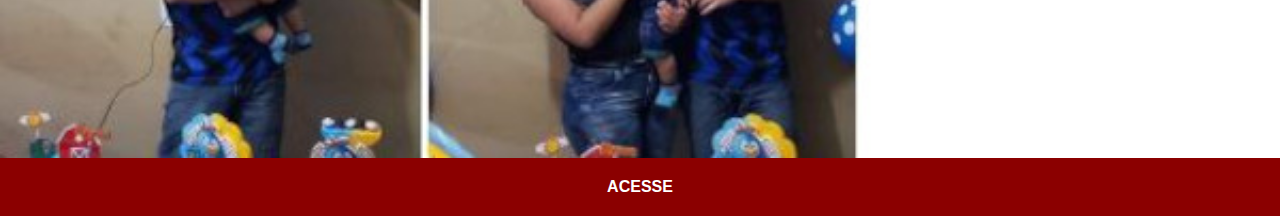
<file: instagram.html>
<!DOCTYPE html>
<html lang="pt-br">
<head>
    <meta charset="UTF-8">
    <meta name="viewport" content="width=device-width, initial-scale=1.0">
    <title>Instagram</title>
    <link rel="stylesheet" href="estilos/social.css">
</head>
<body>
    <img src="imagens/tela-instagram.jpg" alt="instagram">
    <a href="https://www.instagram.com/gustavoguanabara/" target="_blank">ACESSE</a>
</body>
</html>
</file>
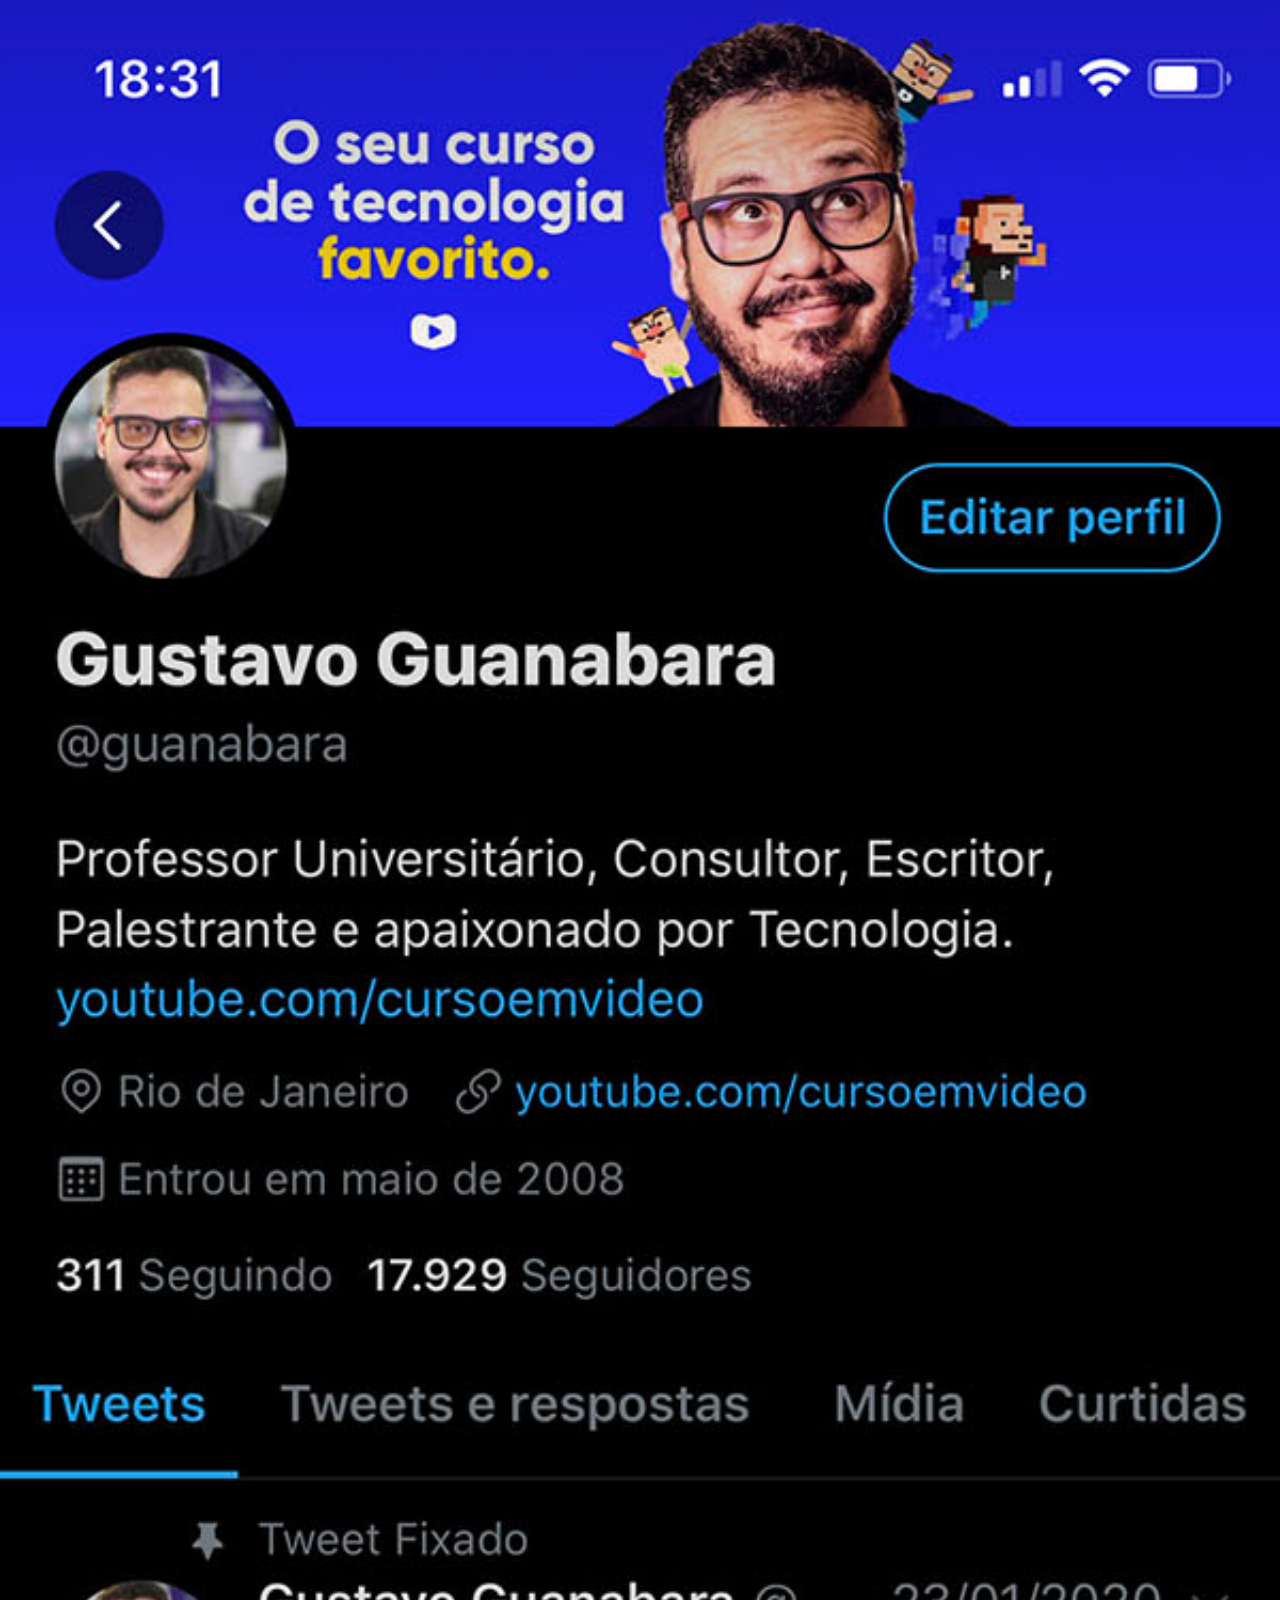
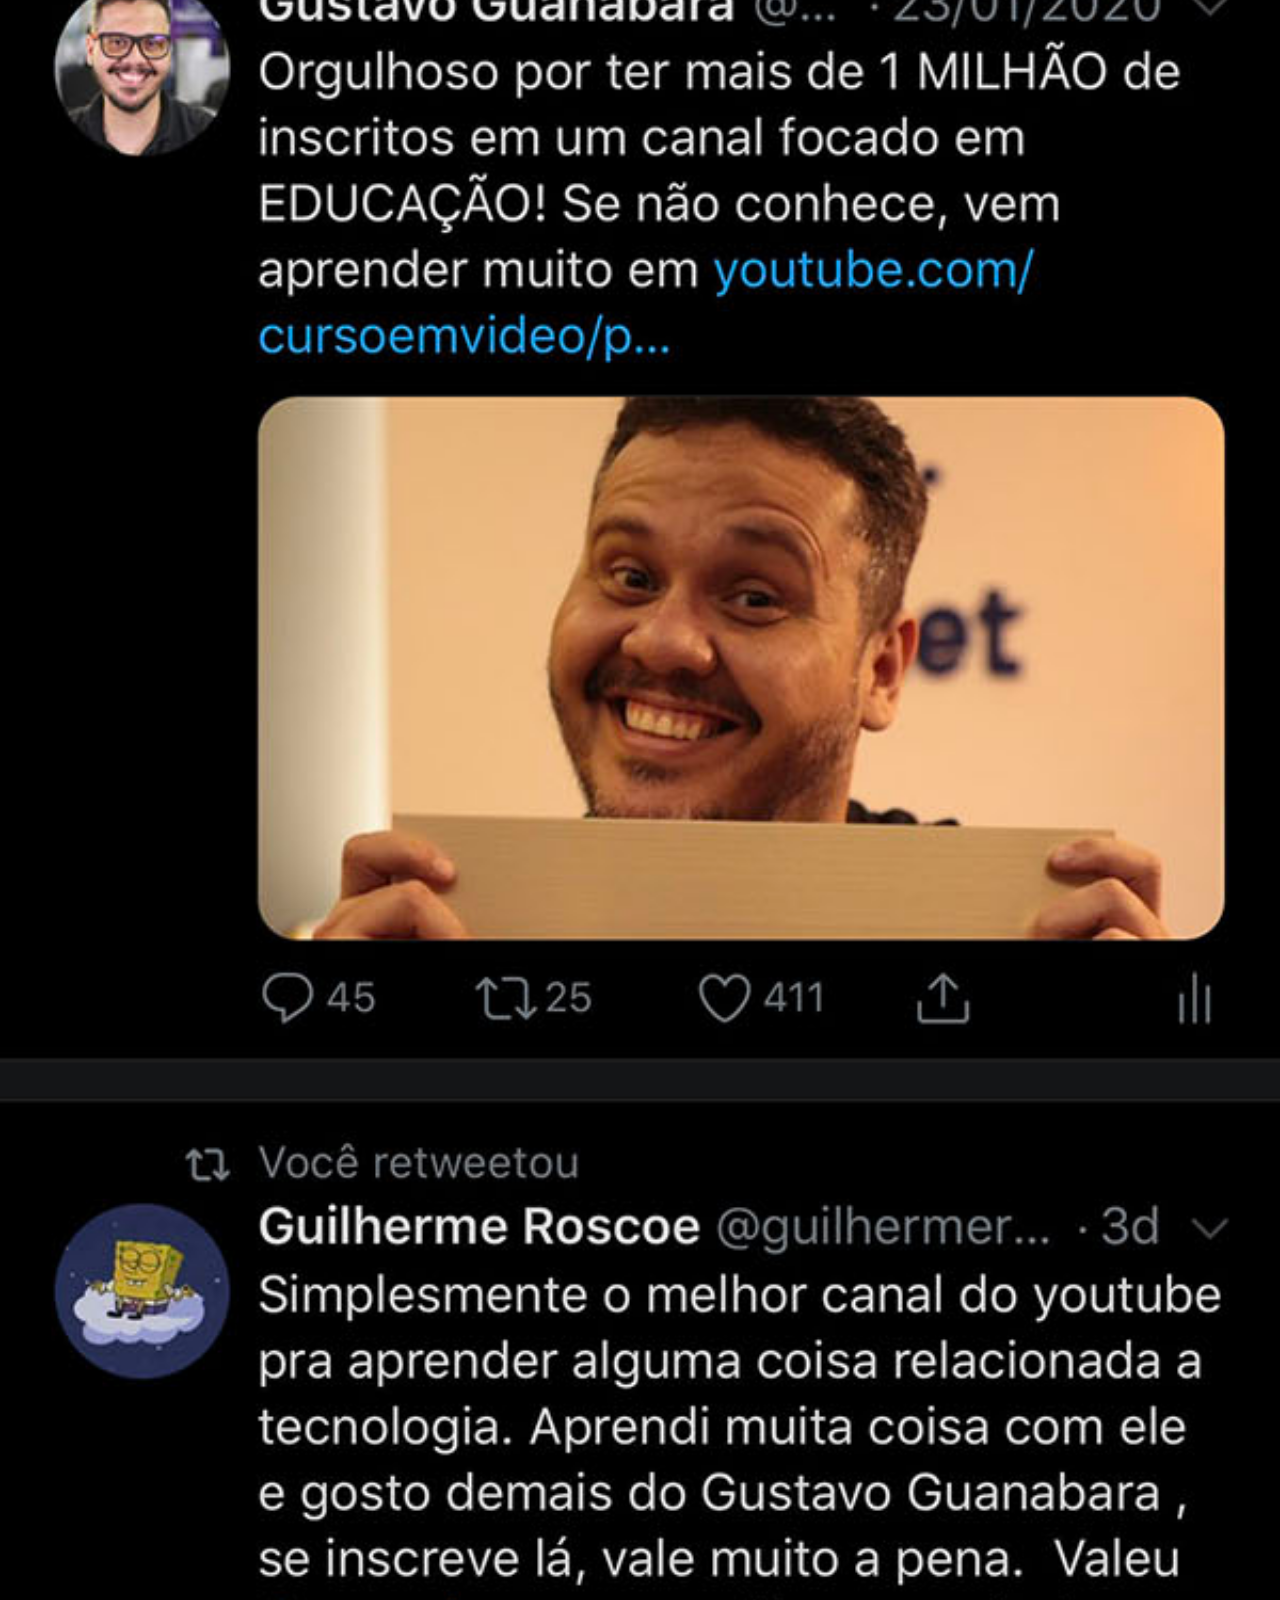
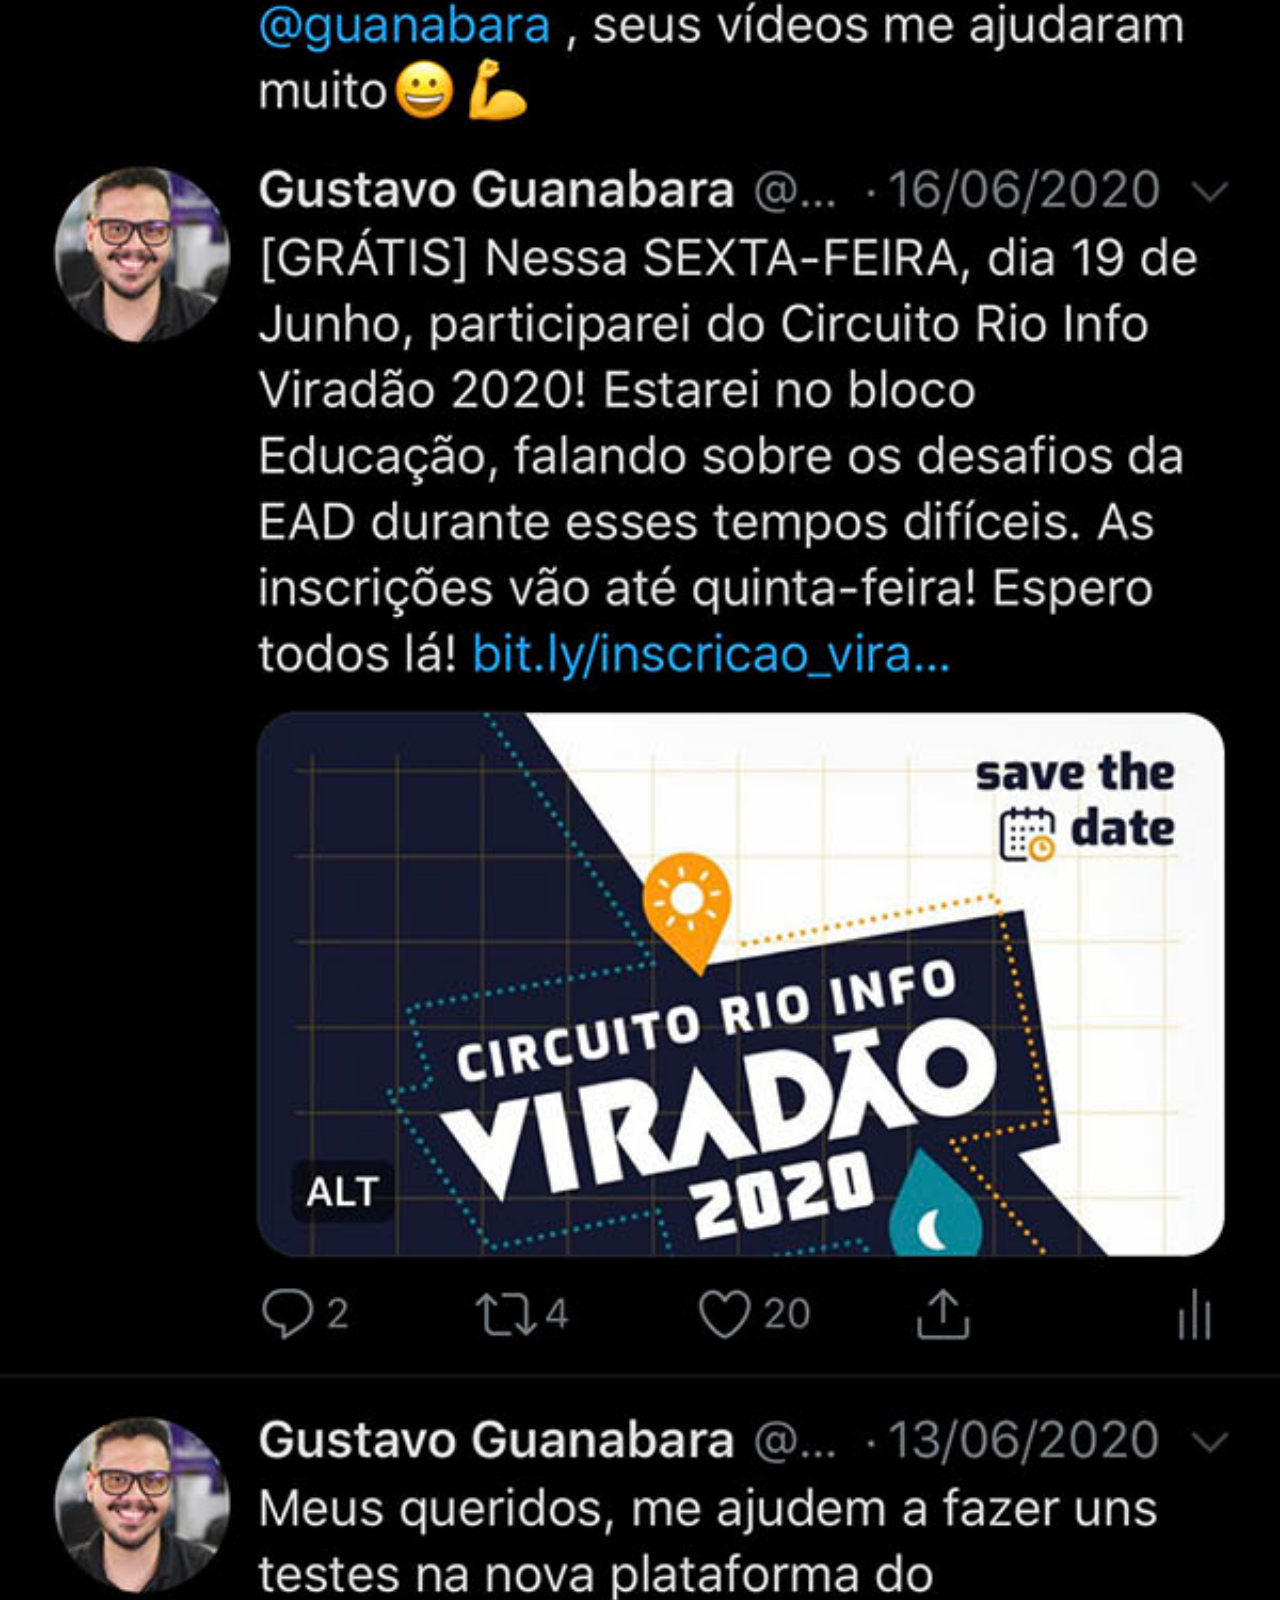
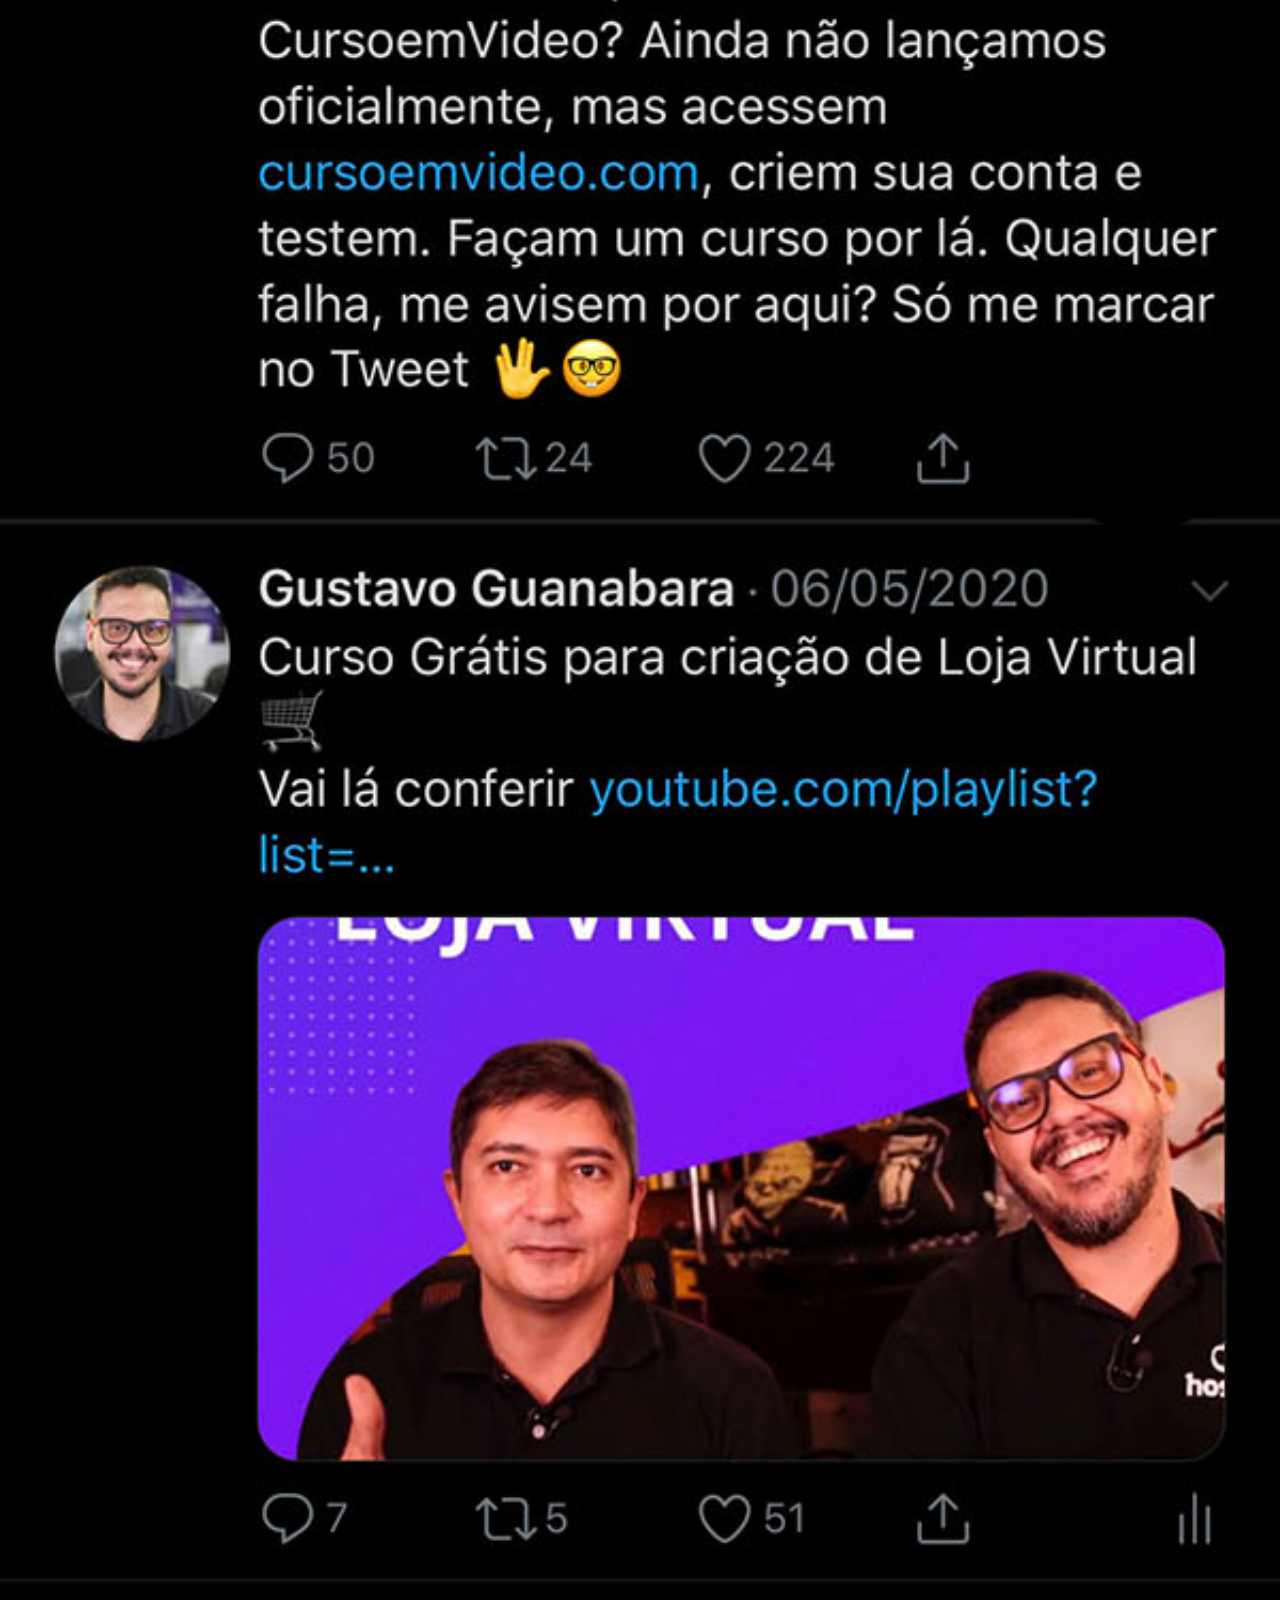
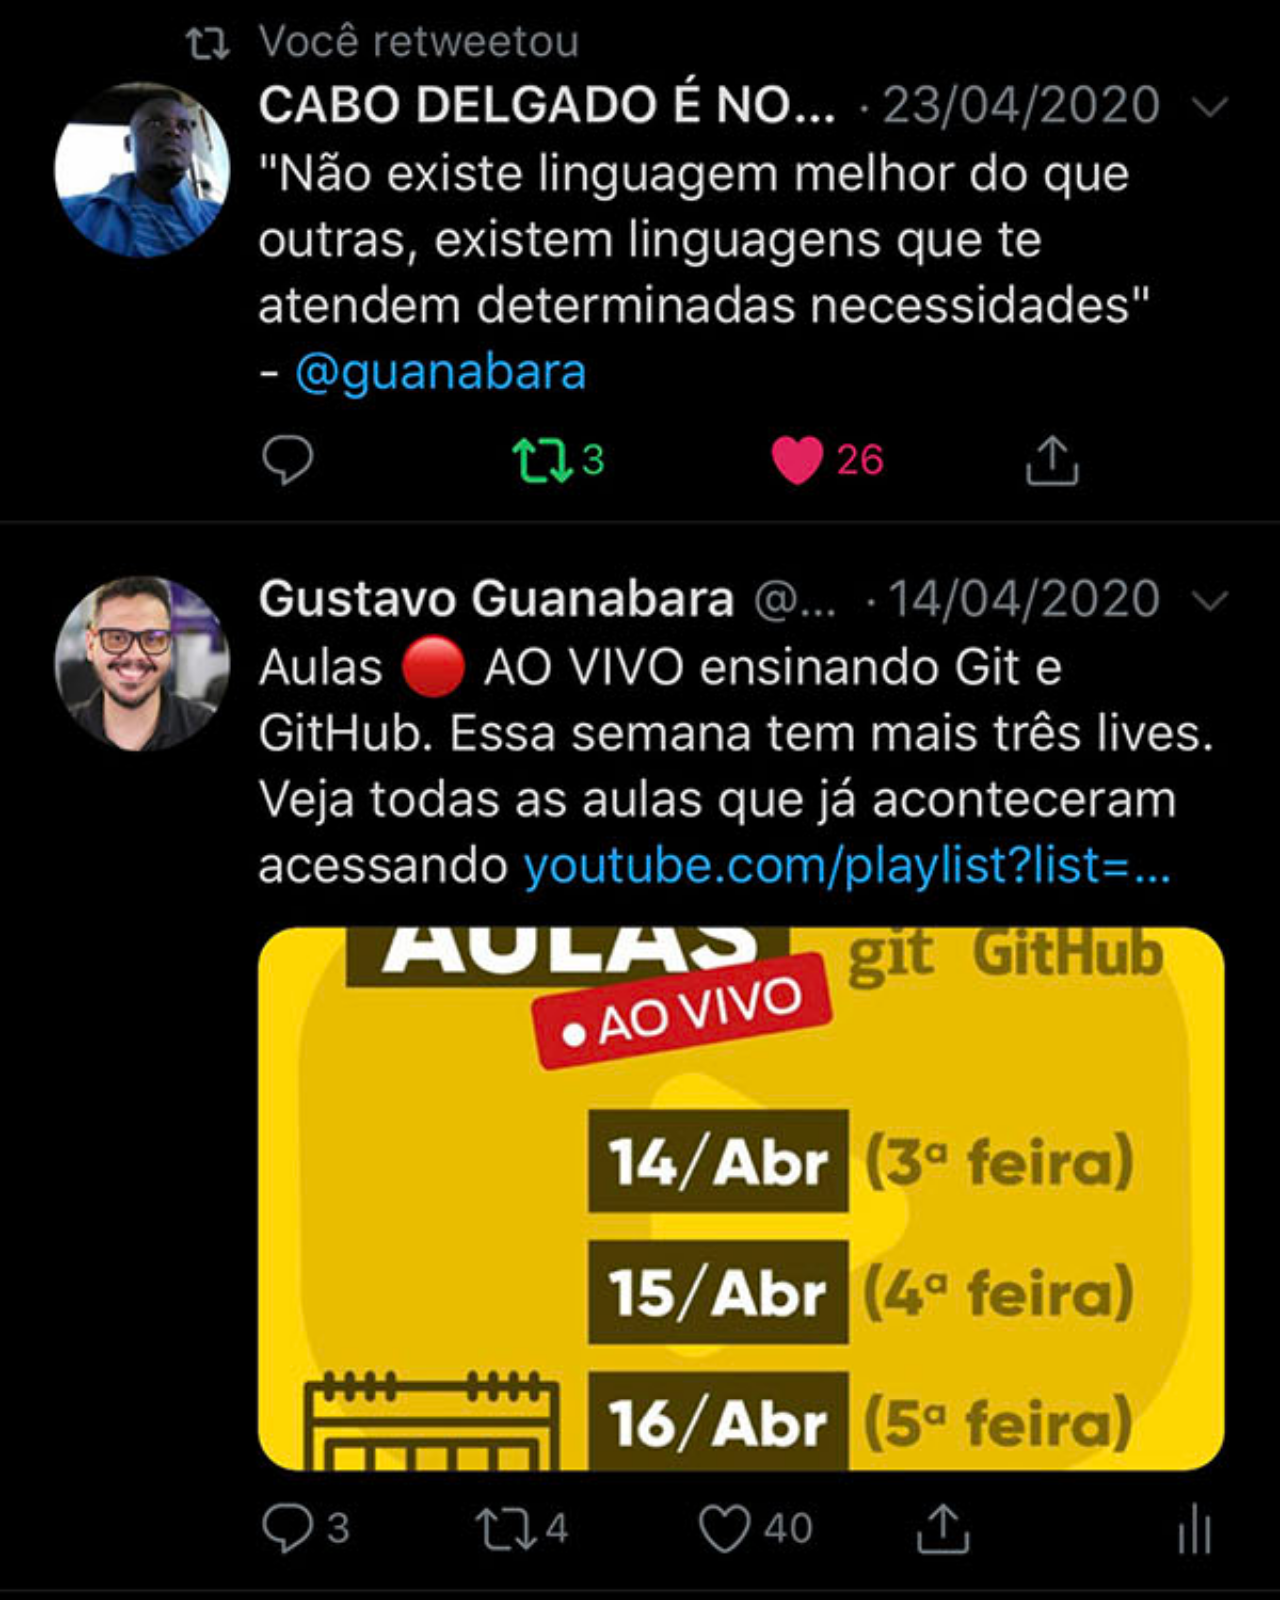
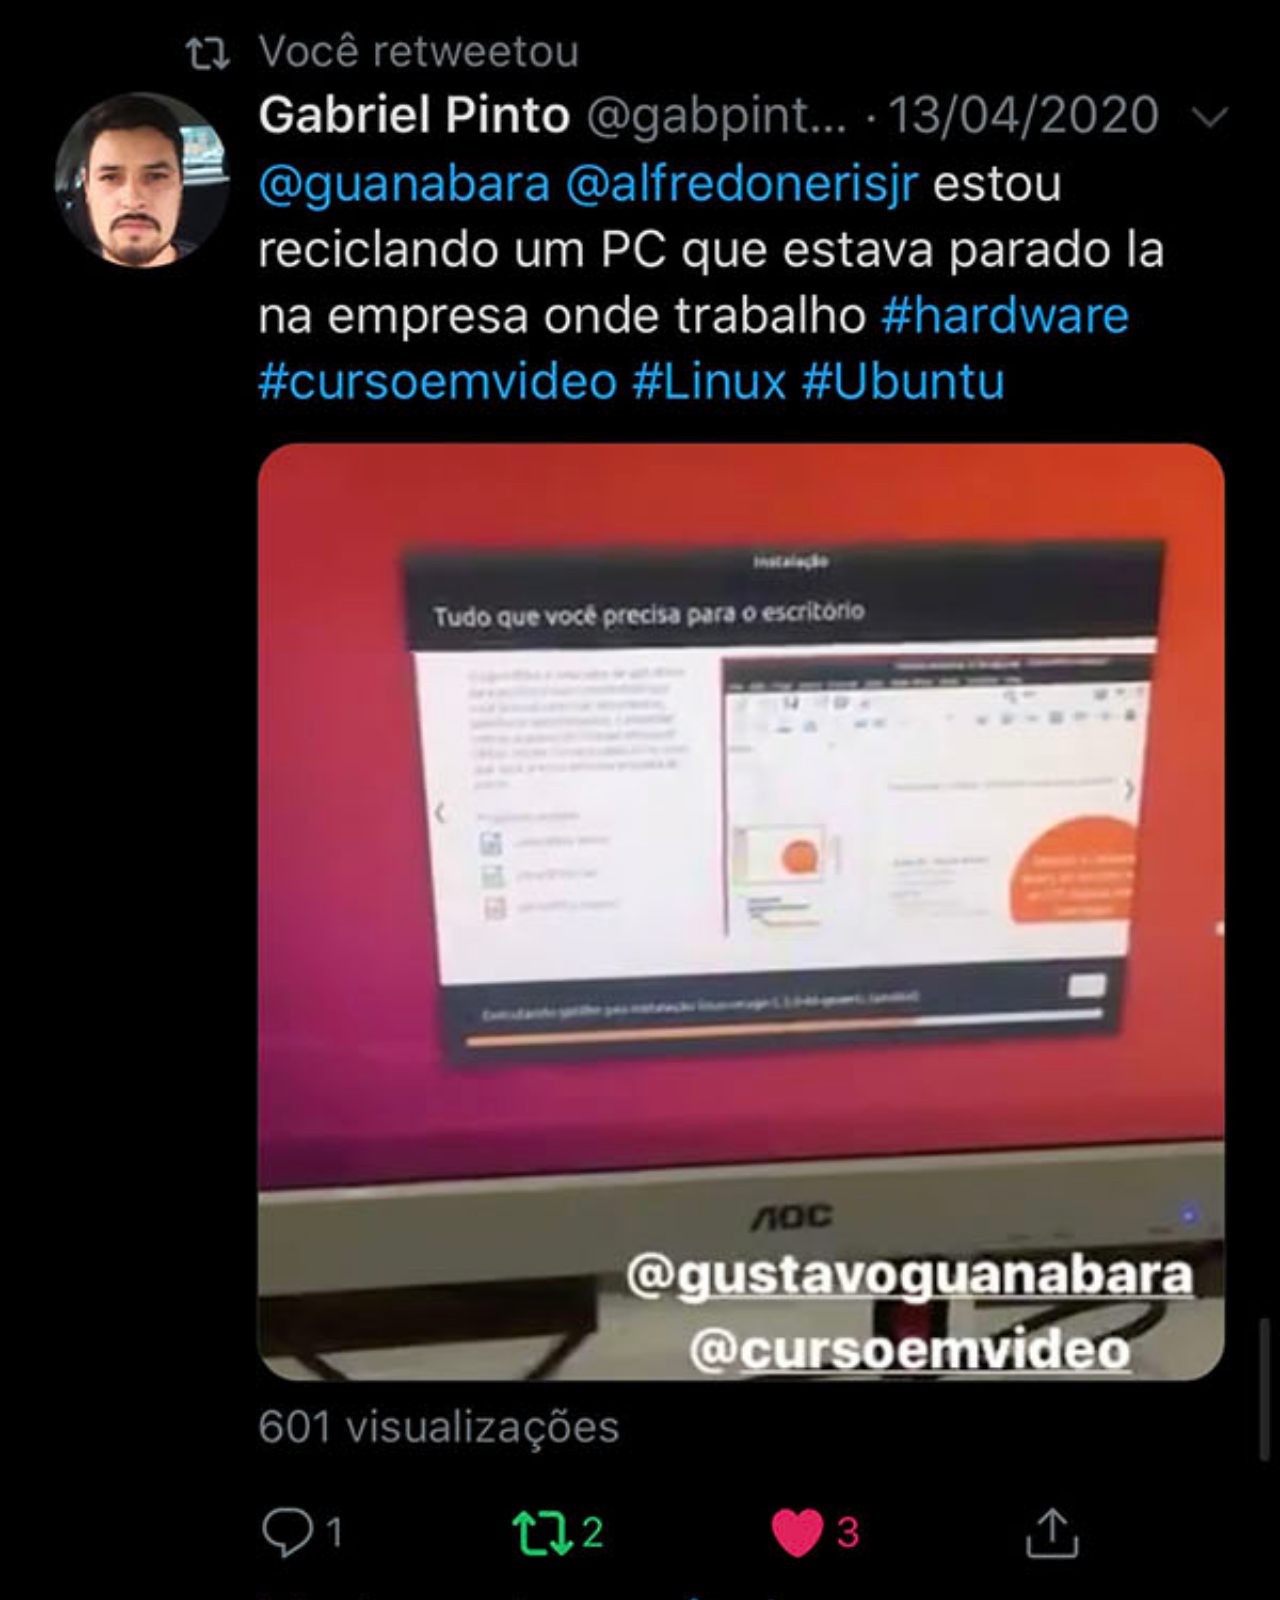
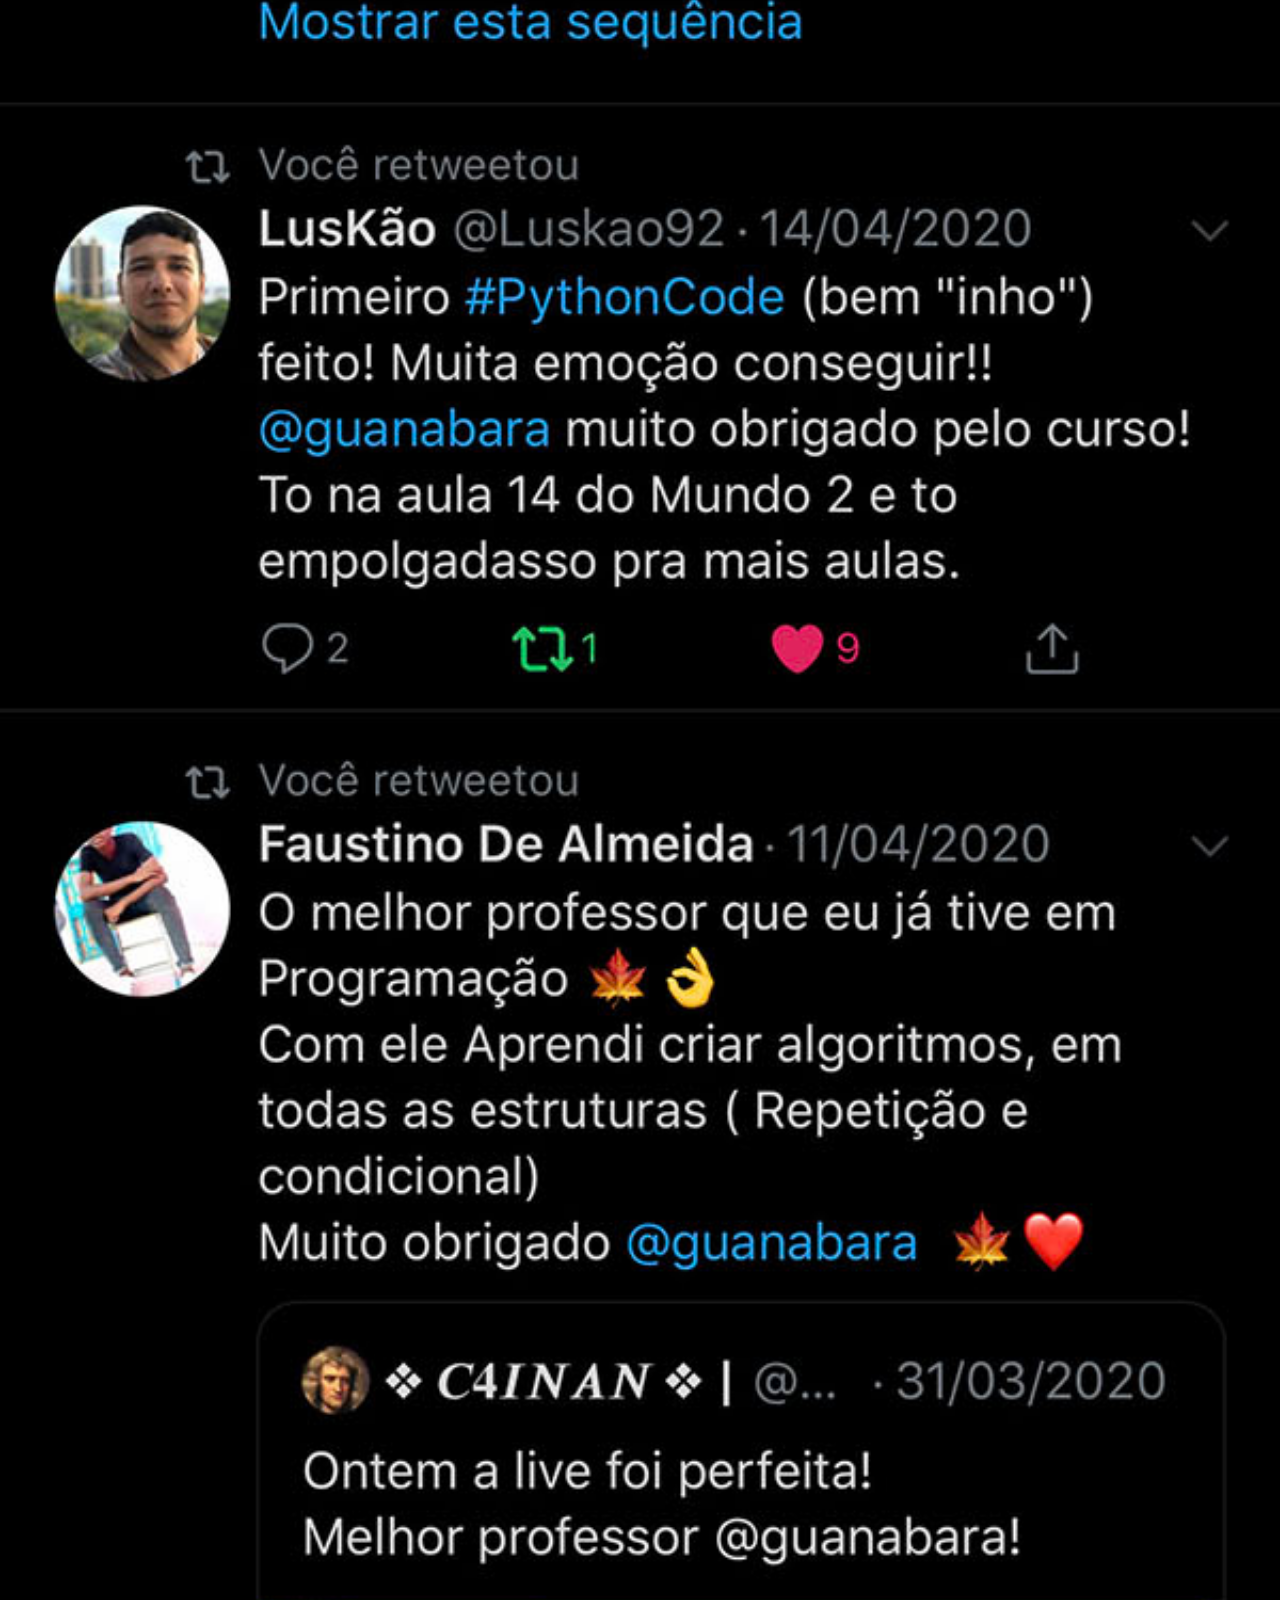
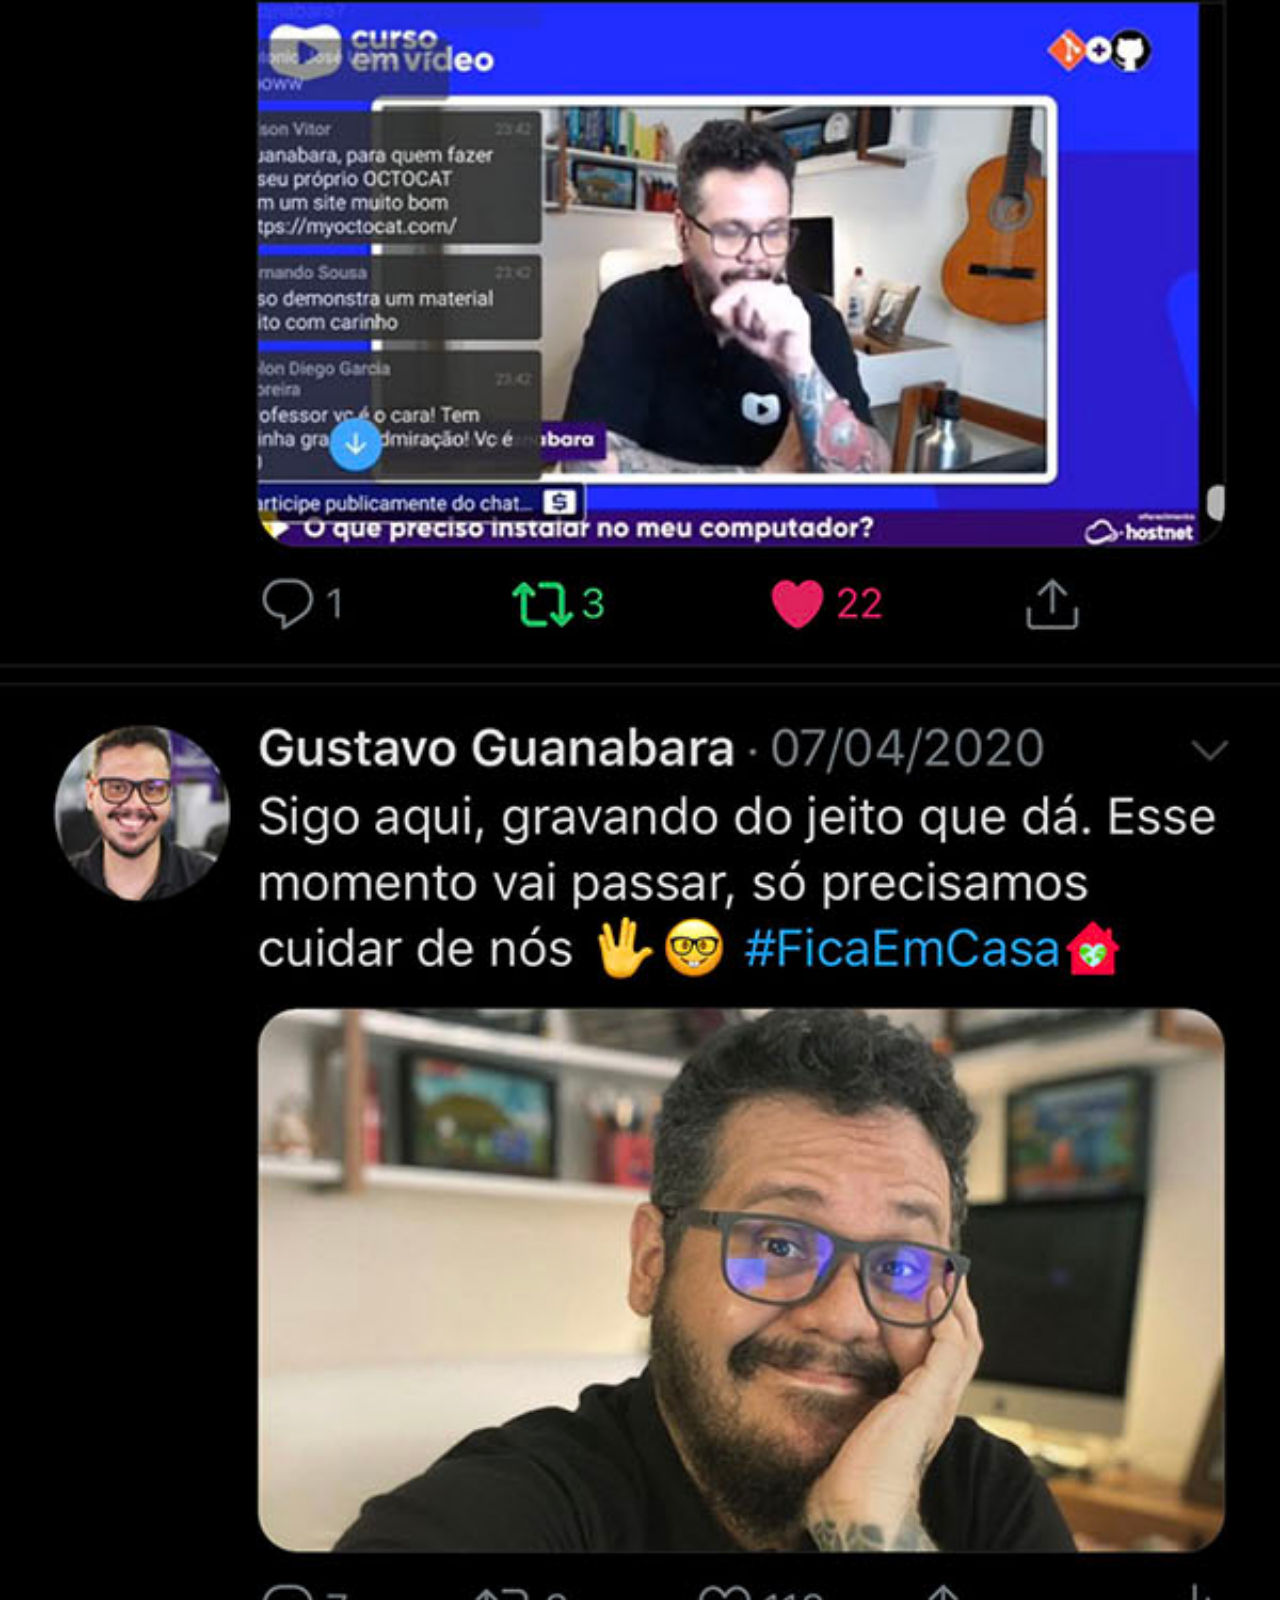
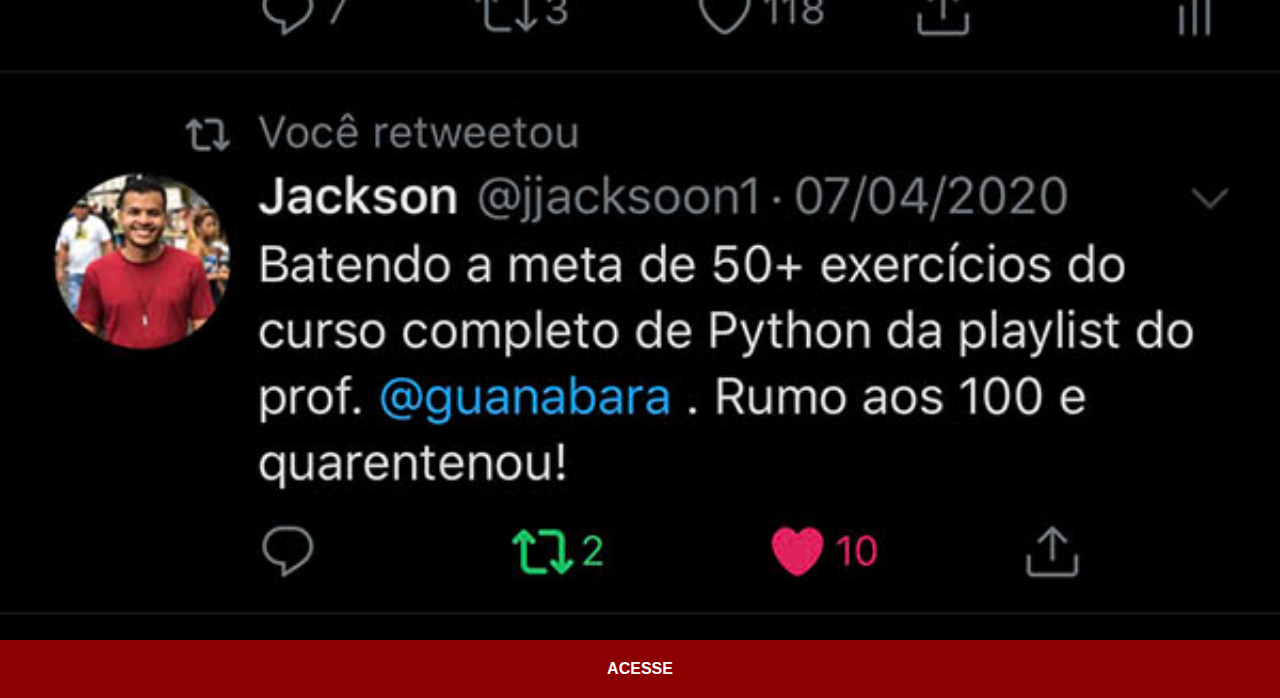
<file: twitter.html>
<!DOCTYPE html>
<html lang="pt-br">
<head>
    <meta charset="UTF-8">
    <meta name="viewport" content="width=device-width, initial-scale=1.0">
    <title>Twitter</title>
    <link rel="stylesheet" href="estilos/social.css">
</head>
<body>
    <img src="imagens/tela-twitter.jpg" alt="twitter">
    <a href="https://twitter.com/guanabara" target="_blank">ACESSE</a>
</body>
</html>
</file>
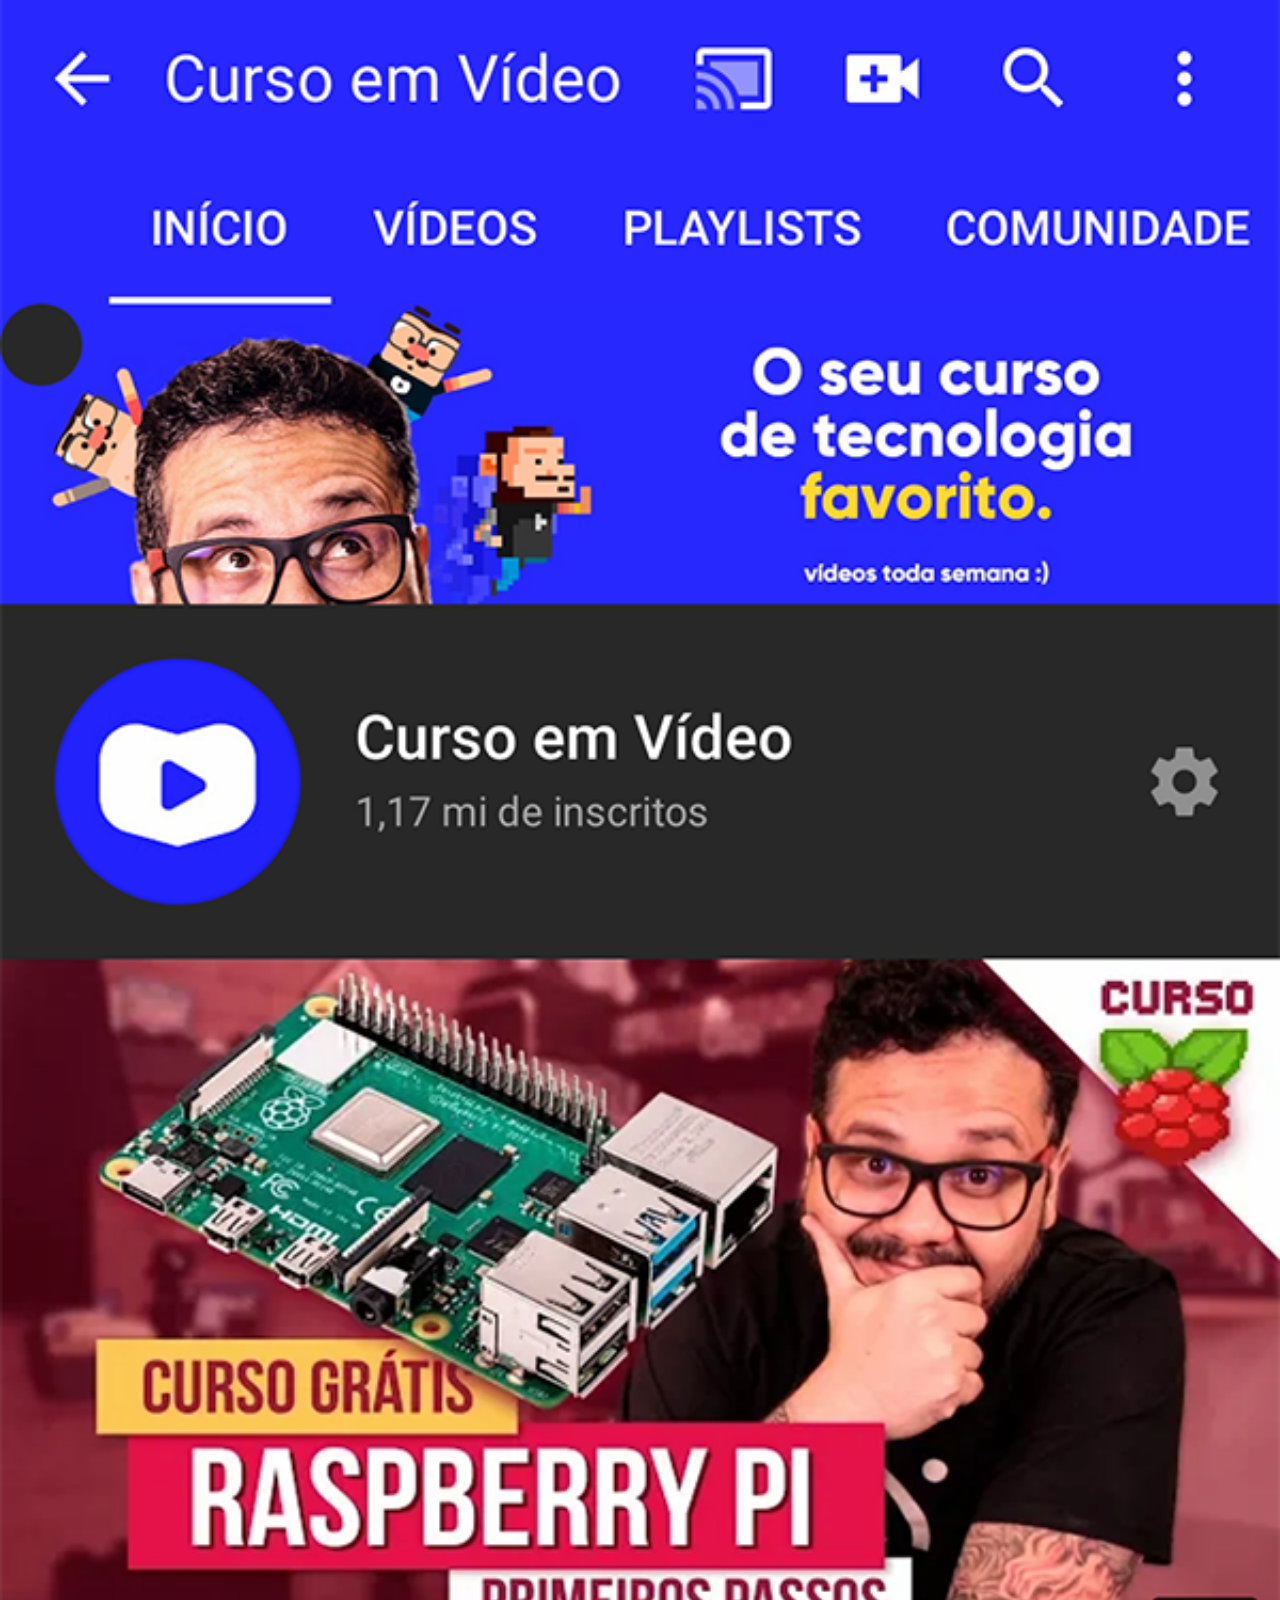
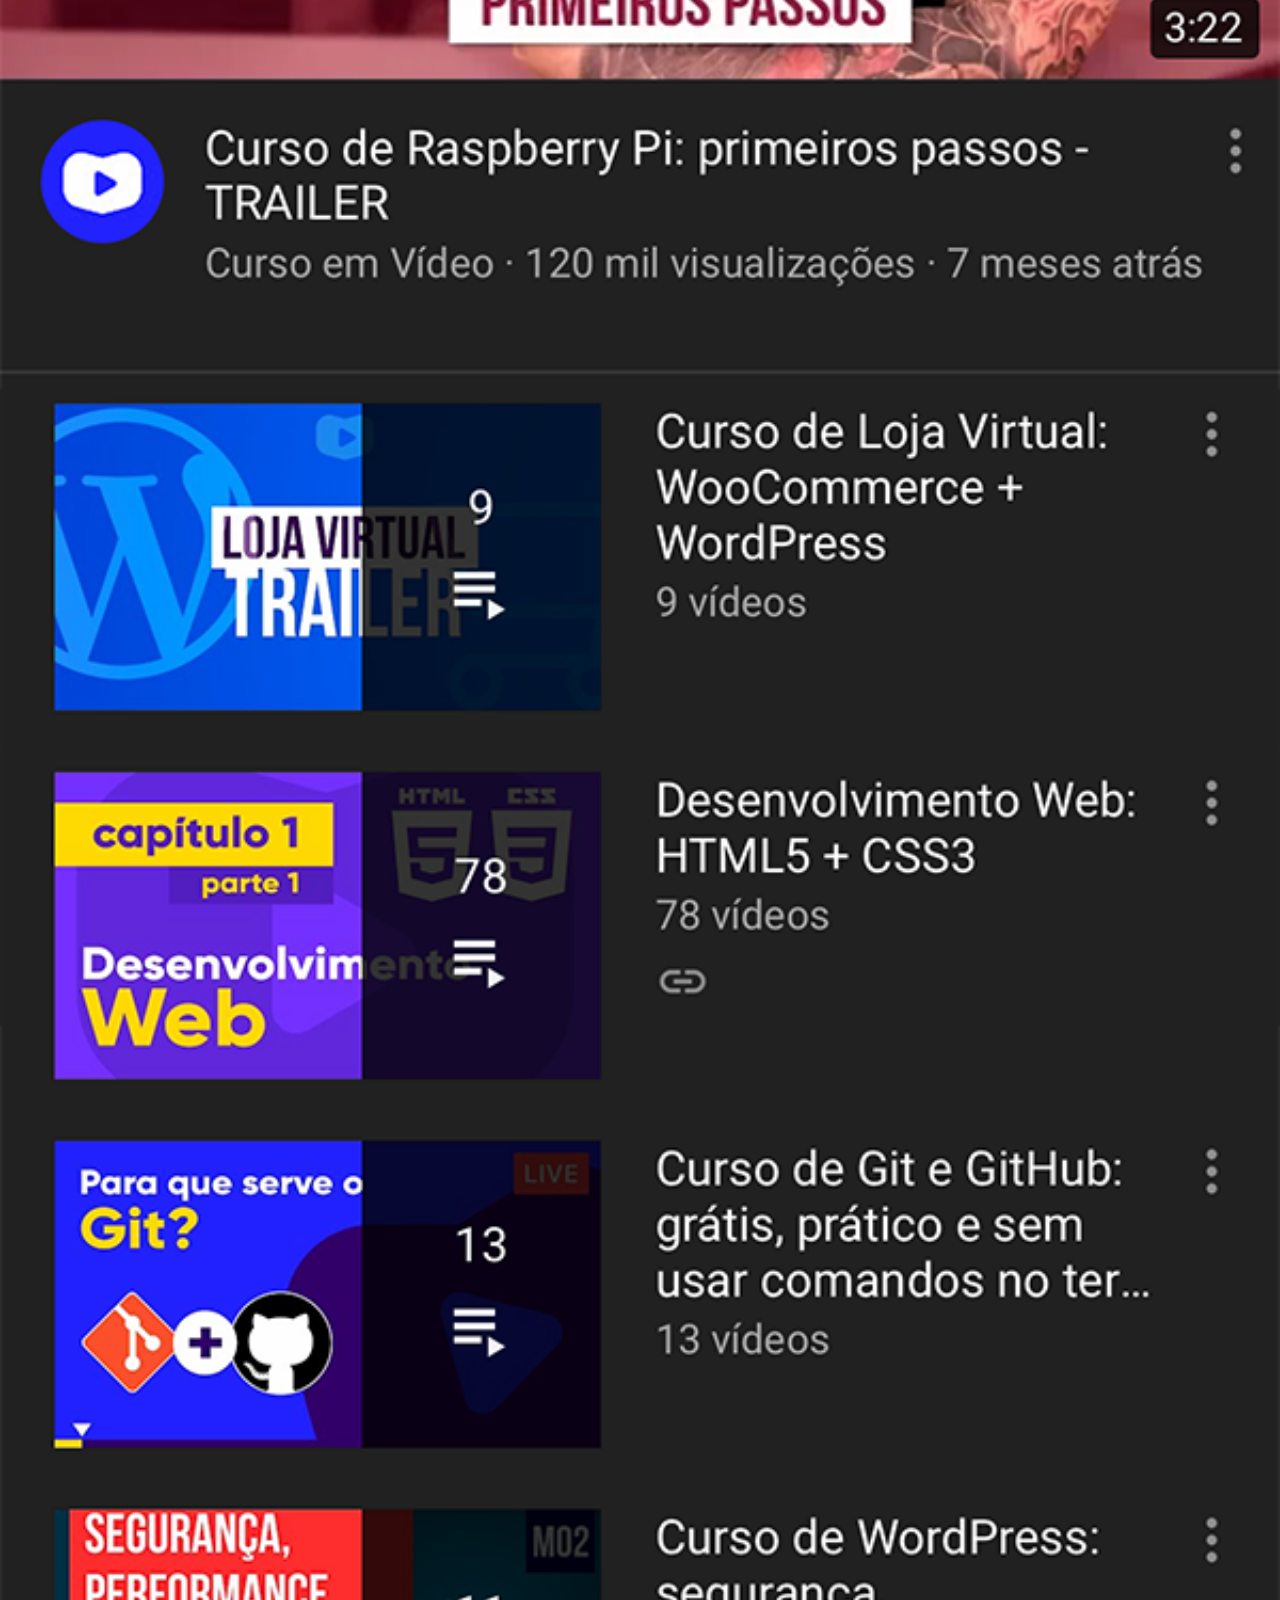
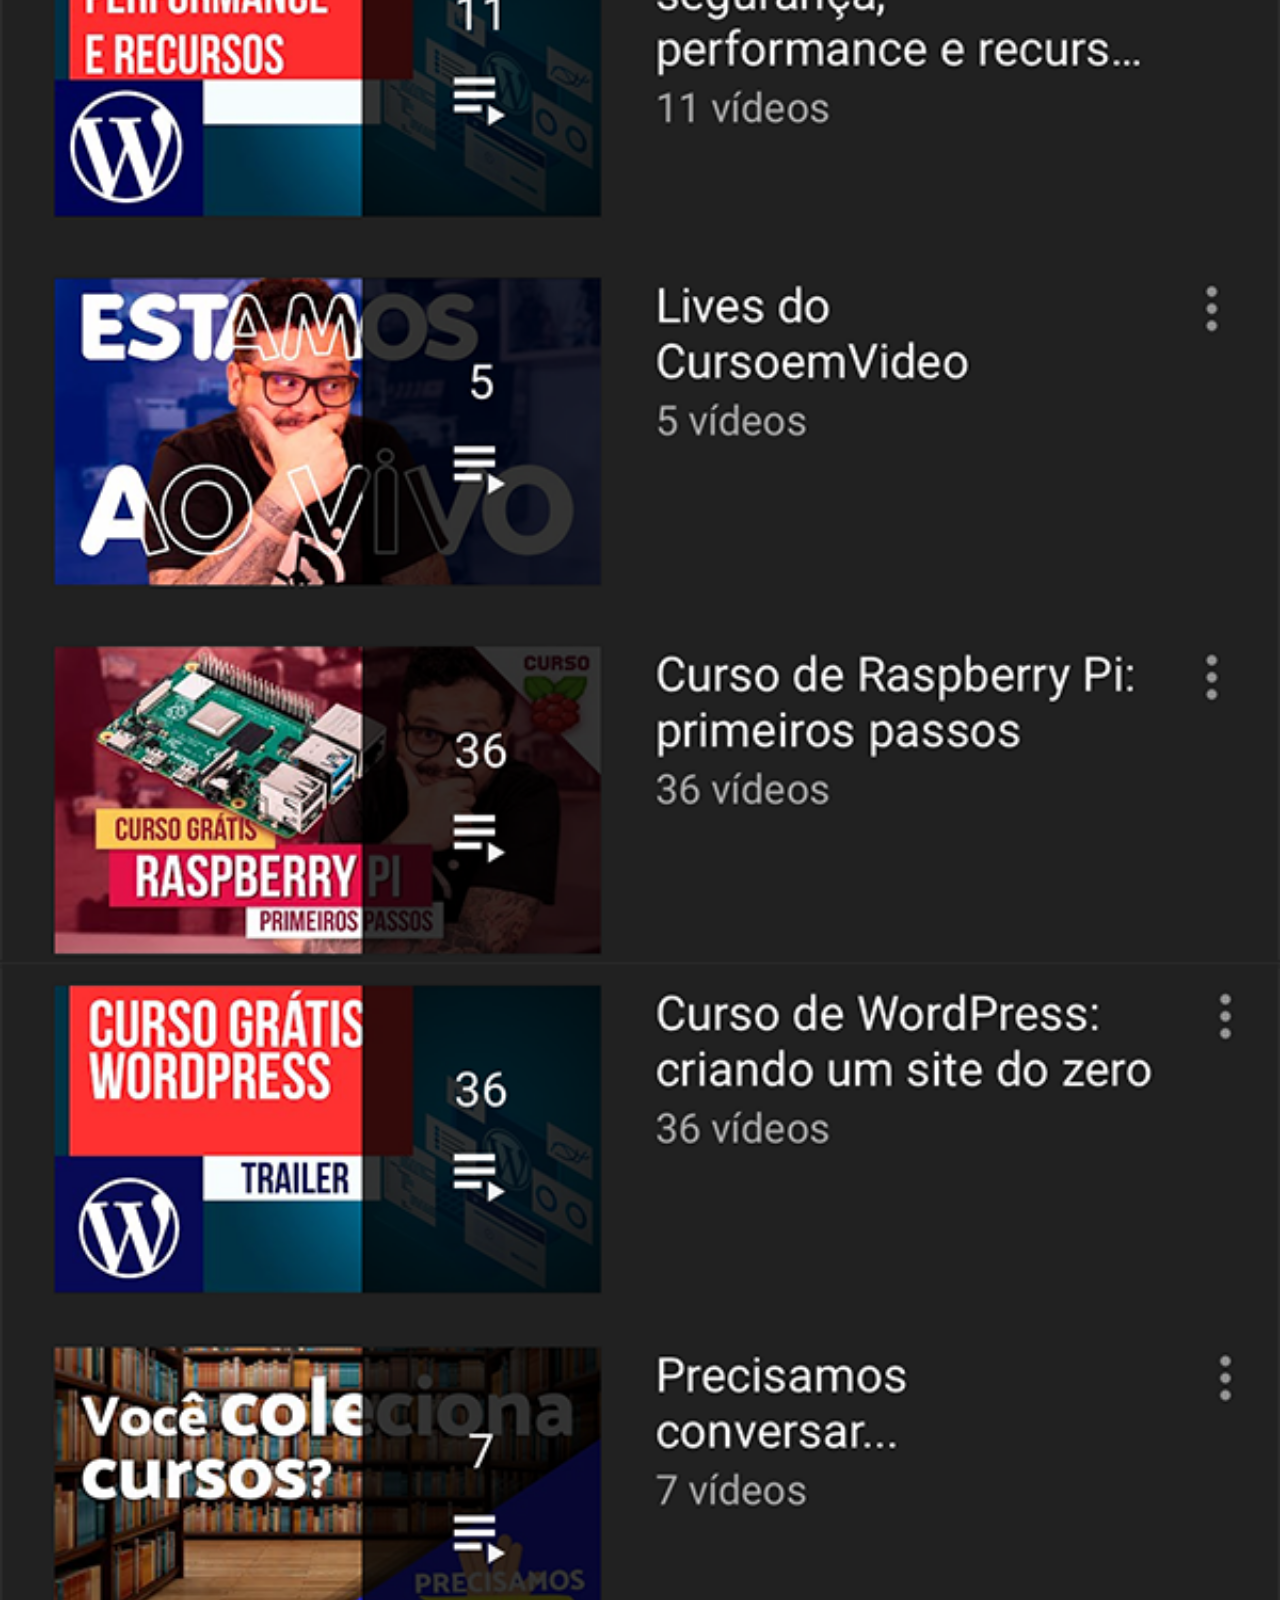
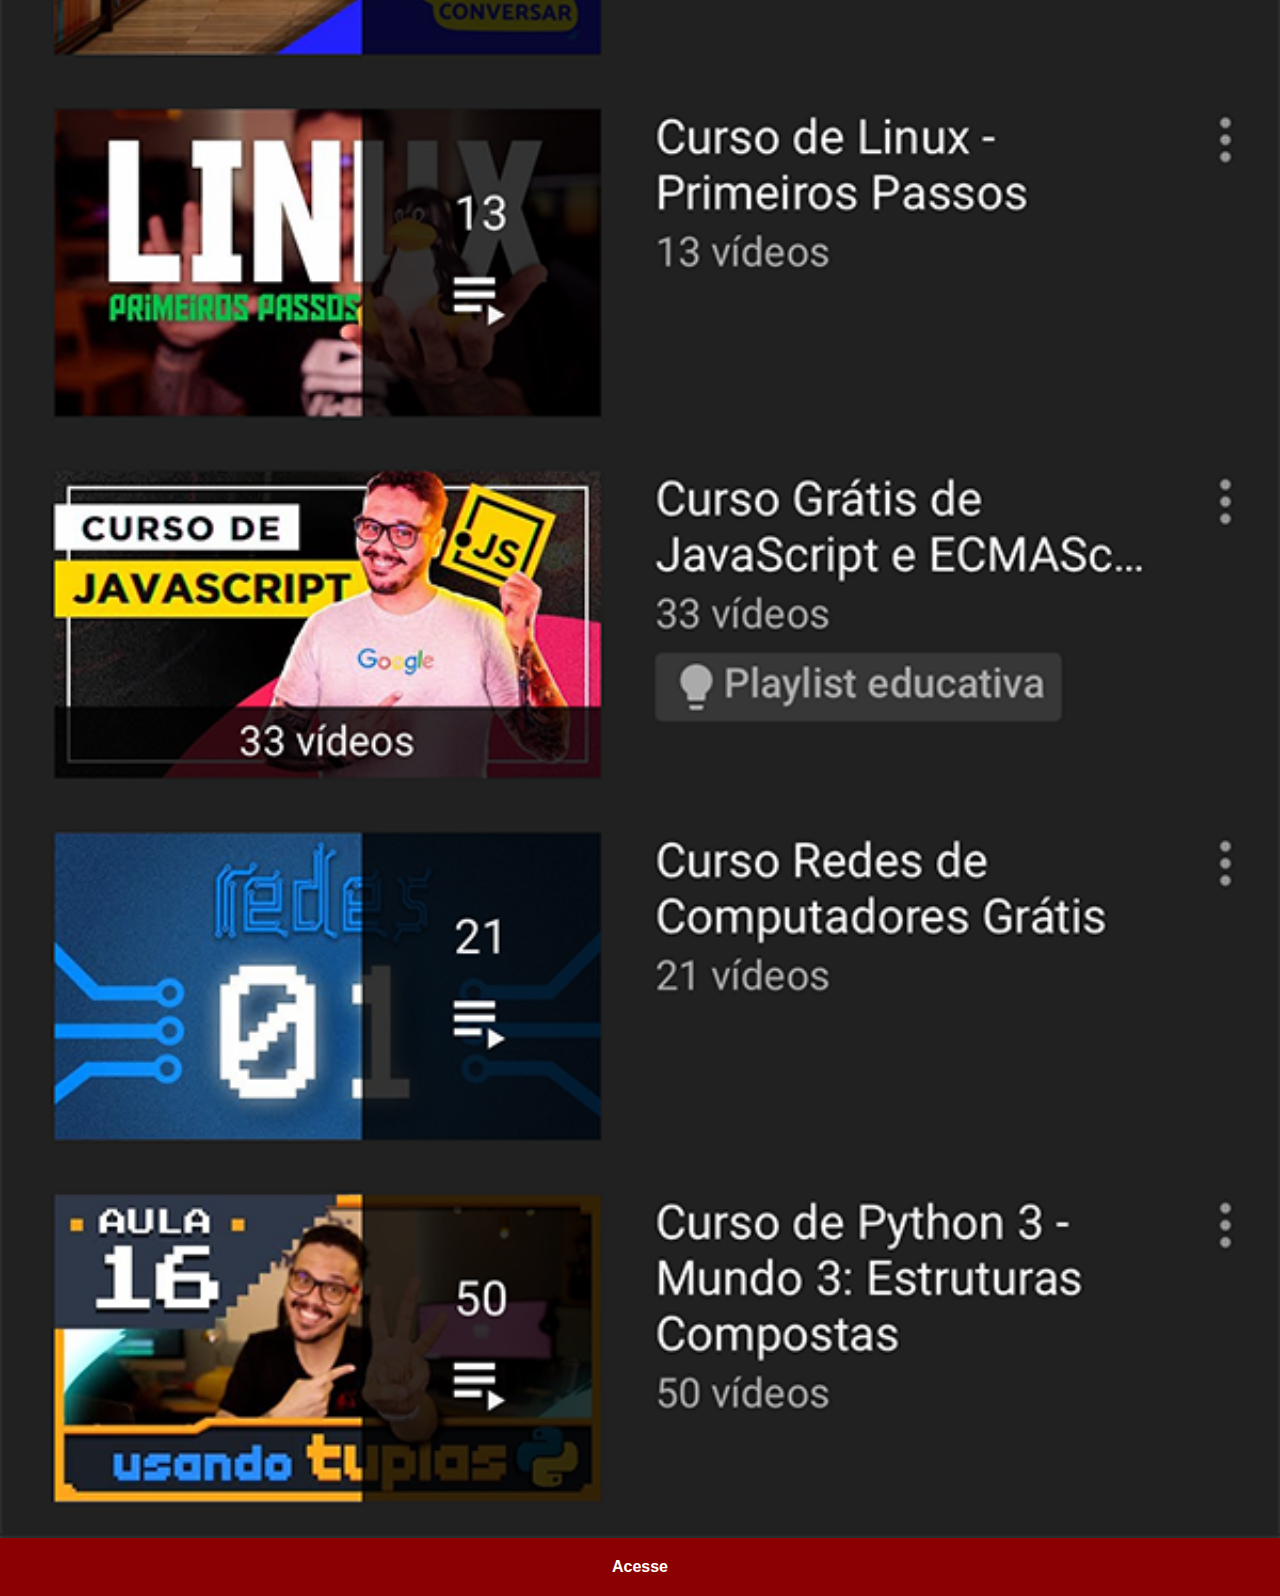
<file: youtube.html>
<!DOCTYPE html>
<html lang="pt-br">
<head>
    <meta charset="UTF-8">
    <meta name="viewport" content="width=device-width, initial-scale=1.0">
    <title>Youtube</title>
  <link rel="stylesheet" href="estilos/social.css"> <!--Configuração de css geral das imagens de redes sociais que aparecerão no iframe-->
</head>
<body>
    <img src="imagens/tela-youtube.png" alt="Youtube">
    <a href="https://www.youtube.com/@CursoemVideo/playlists" target="_blank">Acesse</a>
</body>
</html>
</file>
<file: estilos/style.css>
@charset "UTF-8";

* {
    margin: 0px; /*Configuração geral*/
    padding: 0px;
    font-family: Arial, Helvetica, sans-serif;
}

html, body {
    height: 100vh;
    width: 100vw;
    background-color: black;    
}

body {
    background: url("../imagens/fundo-madeira.jpg") no-repeat top center; /*Imagem de fundo, onde está configurado para não repetir e que o ponto de foco de imagem seja do topo ao centro*/
    background-size: cover;
    background-attachment: fixed; /*Evita rolagem na imagem de fundo*/
}

main {
    position: relative; /*Para que possa ser manipulado a section telefone para o centro, o main deve ser relativo e o section absoluto*/
    height: 100vh;  
}

section#telefone {
    position: absolute; /*Configurações do frame iphone*/
    top: 50%;
    left: 45%;
    transform: translate(-50%, -50%);

    height: 626px;
    width: 311px;
    margin: 10px;
    background: url(../imagens/frame-iphone.png) no-repeat;

}

iframe#tela { /*Configuração de ajuste do iframe home, faz com que o conteúdo da página home fique enquadrado dentro de section telefone*/
    position: relative;
    top: 80px;
    left: 22px;
    width: 266px;
    height: 470px;
}

section#redes-sociais {
    text-align: right; /*Faz com que as imagens das redes sociais fiquem do lado direiro da tela*/
}

section#redes-sociais img { /*Configurações dos links das redes sociais da section redes-sociais*/
    width: 50px;
    height: 50px;
    margin: 10px;/*Cria uma margem que distancia uma imagem da outra*/
    border-radius: 50%;
    box-shadow: 2px 2px 5px rgba(0, 0, 0, 0.481);
    box-sizing: border-box;
}

section#redes-sociais img:hover {
    border: 2px solid rgba(255, 255, 255, 0.642);
    transform: translate(-5px, -5px);/*Faz com que ao passar o mouse por cima, a imagem vá um pouco para frente, se o número de dentro do parenteses for positivo, a imagem irá para traz ao passar o mouse*/
    box-shadow: 5px 5px 10px rgba(0, 0, 0, 0.642);
    transition: transform 0.5s, border 0.7s; /*Configura o tempo que as configurações acima serão ativadas ao passar o mouse.*/

}
</file>
<file: estilos/social.css>
@charset "UTF-8";

* {
    margin: 0px;
    padding: 0px;
    font-family: Arial, Helvetica, sans-serif;
}

::-webkit-scrollbar { /*Faz com que a barra rolagem lateral fique escondida*/
    width: 0px;
    height: 0px;

}

img {
    width: 100vw;
}

a {
    display: block; /*Faz com que o link acesse fique em baixo da imagem*/
    background-color: darkred;
    color: white;
    padding: 20px;
    margin-top: -4px;
    text-align: center;
    font-weight: bolder;
    text-decoration: none;
}

a:hover {
    background-color: red;
}
</file>
